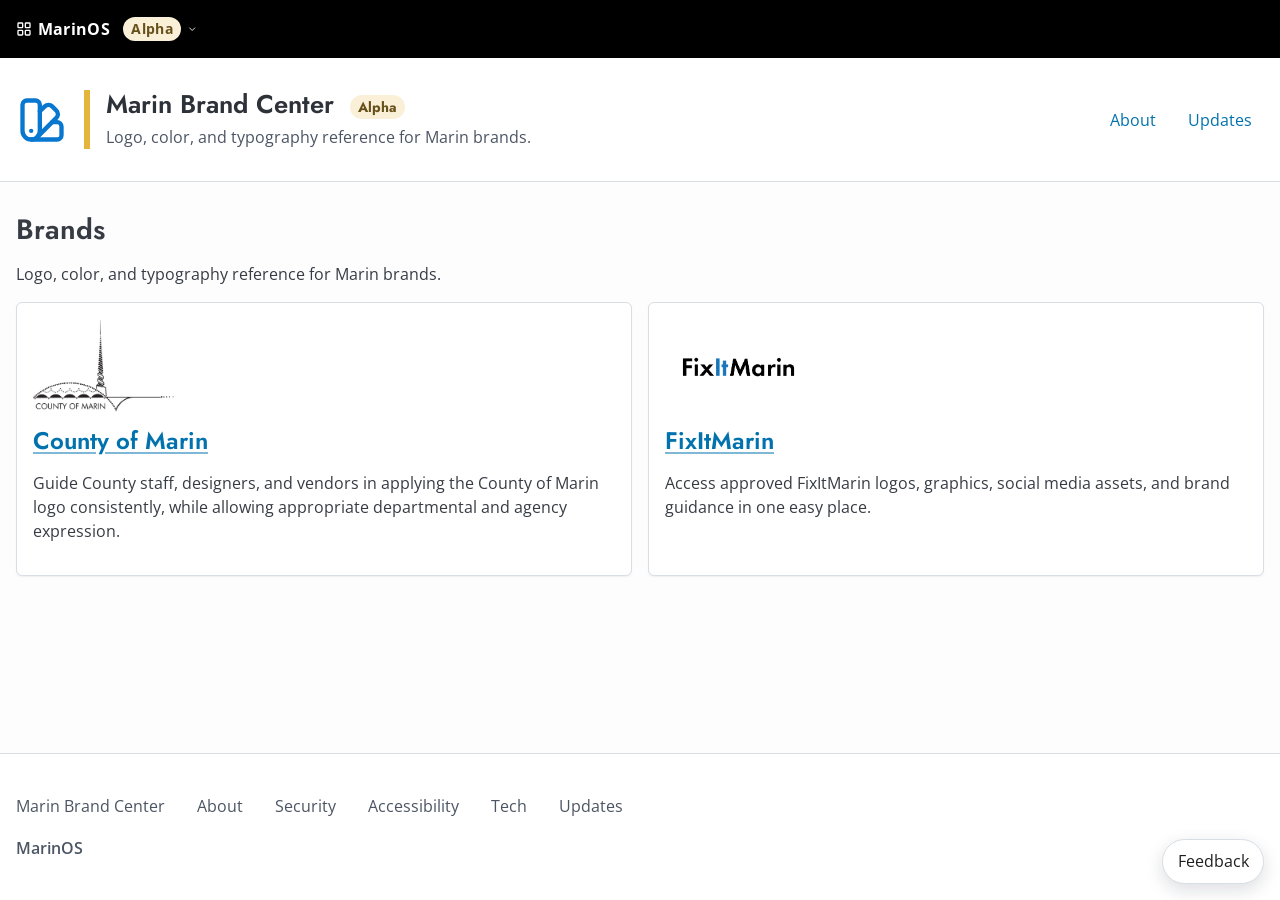
<file: index.html>
<!doctype html>
<html lang="en">
  <head>
    <meta charset="utf-8">
    <meta name="viewport" content="width=device-width, initial-scale=1">
    <title>Marin Brand Center | County of Marin</title><link rel="icon" type="image/svg+xml" href="data:image/svg+xml,%3Csvg xmlns='http://www.w3.org/2000/svg' viewBox='0 0 48 48'%3E%3Crect width='48' height='48' rx='10' fill='%23000'/%3E%3Cg fill='none' stroke='%23e5b53b' stroke-width='3.2' stroke-linecap='round' stroke-linejoin='round' transform='translate(9,9) scale(1.25)'%3E%3Cpath d='M11 17a4 4 0 0 1-8 0V5a2 2 0 0 1 2-2h4a2 2 0 0 1 2 2Z'/%3E%3Cpath d='M16.7 13H19a2 2 0 0 1 2 2v4a2 2 0 0 1-2 2H7'/%3E%3Cpath d='M 7 17h.01'/%3E%3Cpath d='m11 8 2.3-2.3a2.4 2.4 0 0 1 3.404.004L18.6 7.6a2.4 2.4 0 0 1 .026 3.434L9.9 19.8'/%3E%3C/g%3E%3C/svg%3E">
    <meta name="description" content="Logo, color, and typography reference for Marin brands.">
    <link rel="stylesheet" href="vendor/marinos/marinos.css">
    <script src="vendor/marinos/marinos.js" defer></script>
    <link rel="stylesheet" href="assets/app.css">
  </head>
  <body data-app-id="marin-brand">
    <a class="skip-link" href="#main">Skip to main content</a>
    <marin-os-banner></marin-os-banner>

    <marin-app-header
      app-name="Marin Brand Center"
      app-description="Logo, color, and typography reference for Marin brands."
    >
      <template data-icon>
        <svg viewBox="0 0 24 24"><path d="M11 17a4 4 0 0 1-8 0V5a2 2 0 0 1 2-2h4a2 2 0 0 1 2 2Z"/><path d="M16.7 13H19a2 2 0 0 1 2 2v4a2 2 0 0 1-2 2H7"/><path d="M 7 17h.01"/><path d="m11 8 2.3-2.3a2.4 2.4 0 0 1 3.404.004L18.6 7.6a2.4 2.4 0 0 1 .026 3.434L9.9 19.8"/></svg>
      </template>
    </marin-app-header>
    <main id="main" class="container app-main" tabindex="-1">
      <div id="app-status-message" role="status" aria-live="polite"></div>
      <section id="start" class="app-page-heading" data-tab-section="start">
        <h2>Brands</h2>
        <p>Logo, color, and typography reference for Marin brands.</p>
        <div class="directory-grid brand-directory">
          <!-- BRANDS:START — regenerated by scripts/build-all.js from brands/*/brand.json. Do not hand-edit between these markers; add a brand under brands/ instead. -->
          <article class="app-card directory-card"><img class="brand-card__preview" src="brands/county-of-marin/assets/reference-previews/primary-logo-reference.png" alt="" loading="lazy"><h3><a href="brands/county-of-marin/">County of Marin</a></h3><p>Guide County staff, designers, and vendors in applying the County of Marin logo consistently, while allowing appropriate departmental and agency expression.</p></article>
          <article class="app-card directory-card"><img class="brand-card__preview" src="brands/fixitmarin/assets/reference-previews/primary-logo-reference.jpg" alt="" loading="lazy"><h3><a href="brands/fixitmarin/">FixItMarin</a></h3><p>Access approved FixItMarin logos, graphics, social media assets, and brand guidance in one easy place.</p></article>
          <!-- BRANDS:END -->
        </div>
      </section>
      <marin-app-info
        app-name="Marin Brand Center"
        repo="marin-brand"
        security-src="security.json"
      >
        <template data-about>
          <p>Marin Brand Center is the reference library for Marin brands. Each brand has its own page with logos, colors, and typography for staff, designers, and vendors.</p>
        </template>
      </marin-app-info>
    </main>
    <marin-app-footer app-name="Marin Brand Center"></marin-app-footer>
    <marin-app-feedback></marin-app-feedback>
    <script src="assets/app.js"></script>
  </body>
</html>
</file>
<file: vendor/marinos/marinos.css>
/* Generated: Pico + pinned Marin UI + policy adapters + shell integration. */
@charset "UTF-8";/*!
 * Pico CSS ✨ v2.1.1 (https://picocss.com)
 * Copyright 2019-2025 - Licensed under MIT
 */:host,:root{--pico-font-family-emoji:"Apple Color Emoji","Segoe UI Emoji","Segoe UI Symbol","Noto Color Emoji";--pico-font-family-sans-serif:system-ui,"Segoe UI",Roboto,Oxygen,Ubuntu,Cantarell,Helvetica,Arial,"Helvetica Neue",sans-serif,var(--pico-font-family-emoji);--pico-font-family-monospace:ui-monospace,SFMono-Regular,"SF Mono",Menlo,Consolas,"Liberation Mono",monospace,var(--pico-font-family-emoji);--pico-font-family:var(--pico-font-family-sans-serif);--pico-line-height:1.5;--pico-font-weight:400;--pico-font-size:100%;--pico-text-underline-offset:0.1rem;--pico-border-radius:0.25rem;--pico-border-width:0.0625rem;--pico-outline-width:0.125rem;--pico-transition:0.2s ease-in-out;--pico-spacing:1rem;--pico-typography-spacing-vertical:1rem;--pico-block-spacing-vertical:var(--pico-spacing);--pico-block-spacing-horizontal:var(--pico-spacing);--pico-grid-column-gap:var(--pico-spacing);--pico-grid-row-gap:var(--pico-spacing);--pico-form-element-spacing-vertical:0.75rem;--pico-form-element-spacing-horizontal:1rem;--pico-group-box-shadow:0 0 0 rgba(0, 0, 0, 0);--pico-group-box-shadow-focus-with-button:0 0 0 var(--pico-outline-width) var(--pico-primary-focus);--pico-group-box-shadow-focus-with-input:0 0 0 0.0625rem var(--pico-form-element-border-color);--pico-modal-overlay-backdrop-filter:blur(0.375rem);--pico-nav-element-spacing-vertical:1rem;--pico-nav-element-spacing-horizontal:0.5rem;--pico-nav-link-spacing-vertical:0.5rem;--pico-nav-link-spacing-horizontal:0.5rem;--pico-nav-breadcrumb-divider:">";--pico-icon-checkbox:url("data:image/svg+xml,%3Csvg xmlns='http://www.w3.org/2000/svg' width='24' height='24' viewBox='0 0 24 24' fill='none' stroke='rgb(255, 255, 255)' stroke-width='4' stroke-linecap='round' stroke-linejoin='round'%3E%3Cpolyline points='20 6 9 17 4 12'%3E%3C/polyline%3E%3C/svg%3E");--pico-icon-minus:url("data:image/svg+xml,%3Csvg xmlns='http://www.w3.org/2000/svg' width='24' height='24' viewBox='0 0 24 24' fill='none' stroke='rgb(255, 255, 255)' stroke-width='4' stroke-linecap='round' stroke-linejoin='round'%3E%3Cline x1='5' y1='12' x2='19' y2='12'%3E%3C/line%3E%3C/svg%3E");--pico-icon-chevron:url("data:image/svg+xml,%3Csvg xmlns='http://www.w3.org/2000/svg' width='24' height='24' viewBox='0 0 24 24' fill='none' stroke='rgb(136, 145, 164)' stroke-width='2' stroke-linecap='round' stroke-linejoin='round'%3E%3Cpolyline points='6 9 12 15 18 9'%3E%3C/polyline%3E%3C/svg%3E");--pico-icon-date:url("data:image/svg+xml,%3Csvg xmlns='http://www.w3.org/2000/svg' width='24' height='24' viewBox='0 0 24 24' fill='none' stroke='rgb(136, 145, 164)' stroke-width='2' stroke-linecap='round' stroke-linejoin='round'%3E%3Crect x='3' y='4' width='18' height='18' rx='2' ry='2'%3E%3C/rect%3E%3Cline x1='16' y1='2' x2='16' y2='6'%3E%3C/line%3E%3Cline x1='8' y1='2' x2='8' y2='6'%3E%3C/line%3E%3Cline x1='3' y1='10' x2='21' y2='10'%3E%3C/line%3E%3C/svg%3E");--pico-icon-time:url("data:image/svg+xml,%3Csvg xmlns='http://www.w3.org/2000/svg' width='24' height='24' viewBox='0 0 24 24' fill='none' stroke='rgb(136, 145, 164)' stroke-width='2' stroke-linecap='round' stroke-linejoin='round'%3E%3Ccircle cx='12' cy='12' r='10'%3E%3C/circle%3E%3Cpolyline points='12 6 12 12 16 14'%3E%3C/polyline%3E%3C/svg%3E");--pico-icon-search:url("data:image/svg+xml,%3Csvg xmlns='http://www.w3.org/2000/svg' width='24' height='24' viewBox='0 0 24 24' fill='none' stroke='rgb(136, 145, 164)' stroke-width='1.5' stroke-linecap='round' stroke-linejoin='round'%3E%3Ccircle cx='11' cy='11' r='8'%3E%3C/circle%3E%3Cline x1='21' y1='21' x2='16.65' y2='16.65'%3E%3C/line%3E%3C/svg%3E");--pico-icon-close:url("data:image/svg+xml,%3Csvg xmlns='http://www.w3.org/2000/svg' width='24' height='24' viewBox='0 0 24 24' fill='none' stroke='rgb(136, 145, 164)' stroke-width='3' stroke-linecap='round' stroke-linejoin='round'%3E%3Cline x1='18' y1='6' x2='6' y2='18'%3E%3C/line%3E%3Cline x1='6' y1='6' x2='18' y2='18'%3E%3C/line%3E%3C/svg%3E");--pico-icon-loading:url("data:image/svg+xml,%3Csvg fill='none' height='24' width='24' viewBox='0 0 24 24' xmlns='http://www.w3.org/2000/svg' %3E%3Cstyle%3E g %7B animation: rotate 2s linear infinite; transform-origin: center center; %7D circle %7B stroke-dasharray: 75,100; stroke-dashoffset: -5; animation: dash 1.5s ease-in-out infinite; stroke-linecap: round; %7D @keyframes rotate %7B 0%25 %7B transform: rotate(0deg); %7D 100%25 %7B transform: rotate(360deg); %7D %7D @keyframes dash %7B 0%25 %7B stroke-dasharray: 1,100; stroke-dashoffset: 0; %7D 50%25 %7B stroke-dasharray: 44.5,100; stroke-dashoffset: -17.5; %7D 100%25 %7B stroke-dasharray: 44.5,100; stroke-dashoffset: -62; %7D %7D %3C/style%3E%3Cg%3E%3Ccircle cx='12' cy='12' r='10' fill='none' stroke='rgb(136, 145, 164)' stroke-width='4' /%3E%3C/g%3E%3C/svg%3E")}@media (min-width:576px){:host,:root{--pico-font-size:106.25%}}@media (min-width:768px){:host,:root{--pico-font-size:112.5%}}@media (min-width:1024px){:host,:root{--pico-font-size:118.75%}}@media (min-width:1280px){:host,:root{--pico-font-size:125%}}@media (min-width:1536px){:host,:root{--pico-font-size:131.25%}}a{--pico-text-decoration:underline}a.contrast,a.secondary{--pico-text-decoration:underline}small{--pico-font-size:0.875em}h1,h2,h3,h4,h5,h6{--pico-font-weight:700}h1{--pico-font-size:2rem;--pico-line-height:1.125;--pico-typography-spacing-top:3rem}h2{--pico-font-size:1.75rem;--pico-line-height:1.15;--pico-typography-spacing-top:2.625rem}h3{--pico-font-size:1.5rem;--pico-line-height:1.175;--pico-typography-spacing-top:2.25rem}h4{--pico-font-size:1.25rem;--pico-line-height:1.2;--pico-typography-spacing-top:1.874rem}h5{--pico-font-size:1.125rem;--pico-line-height:1.225;--pico-typography-spacing-top:1.6875rem}h6{--pico-font-size:1rem;--pico-line-height:1.25;--pico-typography-spacing-top:1.5rem}tfoot td,tfoot th,thead td,thead th{--pico-font-weight:600;--pico-border-width:0.1875rem}code,kbd,pre,samp{--pico-font-family:var(--pico-font-family-monospace)}kbd{--pico-font-weight:bolder}:where(select,textarea),input:not([type=submit],[type=button],[type=reset],[type=checkbox],[type=radio],[type=file]){--pico-outline-width:0.0625rem}[type=search]{--pico-border-radius:5rem}[type=checkbox],[type=radio]{--pico-border-width:0.125rem}[type=checkbox][role=switch]{--pico-border-width:0.1875rem}details.dropdown summary:not([role=button]){--pico-outline-width:0.0625rem}nav details.dropdown summary:focus-visible{--pico-outline-width:0.125rem}[role=search]{--pico-border-radius:5rem}[role=group]:has(button.secondary:focus,[type=submit].secondary:focus,[type=button].secondary:focus,[role=button].secondary:focus),[role=search]:has(button.secondary:focus,[type=submit].secondary:focus,[type=button].secondary:focus,[role=button].secondary:focus){--pico-group-box-shadow-focus-with-button:0 0 0 var(--pico-outline-width) var(--pico-secondary-focus)}[role=group]:has(button.contrast:focus,[type=submit].contrast:focus,[type=button].contrast:focus,[role=button].contrast:focus),[role=search]:has(button.contrast:focus,[type=submit].contrast:focus,[type=button].contrast:focus,[role=button].contrast:focus){--pico-group-box-shadow-focus-with-button:0 0 0 var(--pico-outline-width) var(--pico-contrast-focus)}[role=group] [role=button],[role=group] [type=button],[role=group] [type=submit],[role=group] button,[role=search] [role=button],[role=search] [type=button],[role=search] [type=submit],[role=search] button{--pico-form-element-spacing-horizontal:2rem}details summary[role=button]:not(.outline)::after{filter:brightness(0) invert(1)}[aria-busy=true]:not(input,select,textarea):is(button,[type=submit],[type=button],[type=reset],[role=button]):not(.outline)::before{filter:brightness(0) invert(1)}:host(:not([data-theme=dark])),:root:not([data-theme=dark]),[data-theme=light]{color-scheme:light;--pico-background-color:#fff;--pico-color:#373c44;--pico-text-selection-color:rgba(2, 154, 232, 0.25);--pico-muted-color:#646b79;--pico-muted-border-color:rgb(231, 234, 239.5);--pico-primary:#0172ad;--pico-primary-background:#0172ad;--pico-primary-border:var(--pico-primary-background);--pico-primary-underline:rgba(1, 114, 173, 0.5);--pico-primary-hover:#015887;--pico-primary-hover-background:#02659a;--pico-primary-hover-border:var(--pico-primary-hover-background);--pico-primary-hover-underline:var(--pico-primary-hover);--pico-primary-focus:rgba(2, 154, 232, 0.5);--pico-primary-inverse:#fff;--pico-secondary:#5d6b89;--pico-secondary-background:#525f7a;--pico-secondary-border:var(--pico-secondary-background);--pico-secondary-underline:rgba(93, 107, 137, 0.5);--pico-secondary-hover:#48536b;--pico-secondary-hover-background:#48536b;--pico-secondary-hover-border:var(--pico-secondary-hover-background);--pico-secondary-hover-underline:var(--pico-secondary-hover);--pico-secondary-focus:rgba(93, 107, 137, 0.25);--pico-secondary-inverse:#fff;--pico-contrast:#181c25;--pico-contrast-background:#181c25;--pico-contrast-border:var(--pico-contrast-background);--pico-contrast-underline:rgba(24, 28, 37, 0.5);--pico-contrast-hover:#000;--pico-contrast-hover-background:#000;--pico-contrast-hover-border:var(--pico-contrast-hover-background);--pico-contrast-hover-underline:var(--pico-secondary-hover);--pico-contrast-focus:rgba(93, 107, 137, 0.25);--pico-contrast-inverse:#fff;--pico-box-shadow:0.0145rem 0.029rem 0.174rem rgba(129, 145, 181, 0.01698),0.0335rem 0.067rem 0.402rem rgba(129, 145, 181, 0.024),0.0625rem 0.125rem 0.75rem rgba(129, 145, 181, 0.03),0.1125rem 0.225rem 1.35rem rgba(129, 145, 181, 0.036),0.2085rem 0.417rem 2.502rem rgba(129, 145, 181, 0.04302),0.5rem 1rem 6rem rgba(129, 145, 181, 0.06),0 0 0 0.0625rem rgba(129, 145, 181, 0.015);--pico-h1-color:#2d3138;--pico-h2-color:#373c44;--pico-h3-color:#424751;--pico-h4-color:#4d535e;--pico-h5-color:#5c6370;--pico-h6-color:#646b79;--pico-mark-background-color:rgb(252.5, 230.5, 191.5);--pico-mark-color:#0f1114;--pico-ins-color:rgb(28.5, 105.5, 84);--pico-del-color:rgb(136, 56.5, 53);--pico-blockquote-border-color:var(--pico-muted-border-color);--pico-blockquote-footer-color:var(--pico-muted-color);--pico-button-box-shadow:0 0 0 rgba(0, 0, 0, 0);--pico-button-hover-box-shadow:0 0 0 rgba(0, 0, 0, 0);--pico-table-border-color:var(--pico-muted-border-color);--pico-table-row-stripped-background-color:rgba(111, 120, 135, 0.0375);--pico-code-background-color:rgb(243, 244.5, 246.75);--pico-code-color:#646b79;--pico-code-kbd-background-color:var(--pico-color);--pico-code-kbd-color:var(--pico-background-color);--pico-form-element-background-color:rgb(251, 251.5, 252.25);--pico-form-element-selected-background-color:#dfe3eb;--pico-form-element-border-color:#cfd5e2;--pico-form-element-color:#23262c;--pico-form-element-placeholder-color:var(--pico-muted-color);--pico-form-element-active-background-color:#fff;--pico-form-element-active-border-color:var(--pico-primary-border);--pico-form-element-focus-color:var(--pico-primary-border);--pico-form-element-disabled-opacity:0.5;--pico-form-element-invalid-border-color:rgb(183.5, 105.5, 106.5);--pico-form-element-invalid-active-border-color:rgb(200.25, 79.25, 72.25);--pico-form-element-invalid-focus-color:var(--pico-form-element-invalid-active-border-color);--pico-form-element-valid-border-color:rgb(76, 154.5, 137.5);--pico-form-element-valid-active-border-color:rgb(39, 152.75, 118.75);--pico-form-element-valid-focus-color:var(--pico-form-element-valid-active-border-color);--pico-switch-background-color:#bfc7d9;--pico-switch-checked-background-color:var(--pico-primary-background);--pico-switch-color:#fff;--pico-switch-thumb-box-shadow:0 0 0 rgba(0, 0, 0, 0);--pico-range-border-color:#dfe3eb;--pico-range-active-border-color:#bfc7d9;--pico-range-thumb-border-color:var(--pico-background-color);--pico-range-thumb-color:var(--pico-secondary-background);--pico-range-thumb-active-color:var(--pico-primary-background);--pico-accordion-border-color:var(--pico-muted-border-color);--pico-accordion-active-summary-color:var(--pico-primary-hover);--pico-accordion-close-summary-color:var(--pico-color);--pico-accordion-open-summary-color:var(--pico-muted-color);--pico-card-background-color:var(--pico-background-color);--pico-card-border-color:var(--pico-muted-border-color);--pico-card-box-shadow:var(--pico-box-shadow);--pico-card-sectioning-background-color:rgb(251, 251.5, 252.25);--pico-dropdown-background-color:#fff;--pico-dropdown-border-color:#eff1f4;--pico-dropdown-box-shadow:var(--pico-box-shadow);--pico-dropdown-color:var(--pico-color);--pico-dropdown-hover-background-color:#eff1f4;--pico-loading-spinner-opacity:0.5;--pico-modal-overlay-background-color:rgba(232, 234, 237, 0.75);--pico-progress-background-color:#dfe3eb;--pico-progress-color:var(--pico-primary-background);--pico-tooltip-background-color:var(--pico-contrast-background);--pico-tooltip-color:var(--pico-contrast-inverse);--pico-icon-valid:url("data:image/svg+xml,%3Csvg xmlns='http://www.w3.org/2000/svg' width='24' height='24' viewBox='0 0 24 24' fill='none' stroke='rgb(76, 154.5, 137.5)' stroke-width='2' stroke-linecap='round' stroke-linejoin='round'%3E%3Cpolyline points='20 6 9 17 4 12'%3E%3C/polyline%3E%3C/svg%3E");--pico-icon-invalid:url("data:image/svg+xml,%3Csvg xmlns='http://www.w3.org/2000/svg' width='24' height='24' viewBox='0 0 24 24' fill='none' stroke='rgb(200.25, 79.25, 72.25)' stroke-width='2' stroke-linecap='round' stroke-linejoin='round'%3E%3Ccircle cx='12' cy='12' r='10'%3E%3C/circle%3E%3Cline x1='12' y1='8' x2='12' y2='12'%3E%3C/line%3E%3Cline x1='12' y1='16' x2='12.01' y2='16'%3E%3C/line%3E%3C/svg%3E")}:host(:not([data-theme=dark])) input:is([type=submit],[type=button],[type=reset],[type=checkbox],[type=radio],[type=file]),:root:not([data-theme=dark]) input:is([type=submit],[type=button],[type=reset],[type=checkbox],[type=radio],[type=file]),[data-theme=light] input:is([type=submit],[type=button],[type=reset],[type=checkbox],[type=radio],[type=file]){--pico-form-element-focus-color:var(--pico-primary-focus)}@media only screen and (prefers-color-scheme:dark){:host(:not([data-theme])),:root:not([data-theme]){color-scheme:dark;--pico-background-color:rgb(19, 22.5, 30.5);--pico-color:#c2c7d0;--pico-text-selection-color:rgba(1, 170, 255, 0.1875);--pico-muted-color:#7b8495;--pico-muted-border-color:#202632;--pico-primary:#01aaff;--pico-primary-background:#0172ad;--pico-primary-border:var(--pico-primary-background);--pico-primary-underline:rgba(1, 170, 255, 0.5);--pico-primary-hover:#79c0ff;--pico-primary-hover-background:#017fc0;--pico-primary-hover-border:var(--pico-primary-hover-background);--pico-primary-hover-underline:var(--pico-primary-hover);--pico-primary-focus:rgba(1, 170, 255, 0.375);--pico-primary-inverse:#fff;--pico-secondary:#969eaf;--pico-secondary-background:#525f7a;--pico-secondary-border:var(--pico-secondary-background);--pico-secondary-underline:rgba(150, 158, 175, 0.5);--pico-secondary-hover:#b3b9c5;--pico-secondary-hover-background:#5d6b89;--pico-secondary-hover-border:var(--pico-secondary-hover-background);--pico-secondary-hover-underline:var(--pico-secondary-hover);--pico-secondary-focus:rgba(144, 158, 190, 0.25);--pico-secondary-inverse:#fff;--pico-contrast:#dfe3eb;--pico-contrast-background:#eff1f4;--pico-contrast-border:var(--pico-contrast-background);--pico-contrast-underline:rgba(223, 227, 235, 0.5);--pico-contrast-hover:#fff;--pico-contrast-hover-background:#fff;--pico-contrast-hover-border:var(--pico-contrast-hover-background);--pico-contrast-hover-underline:var(--pico-contrast-hover);--pico-contrast-focus:rgba(207, 213, 226, 0.25);--pico-contrast-inverse:#000;--pico-box-shadow:0.0145rem 0.029rem 0.174rem rgba(7, 8.5, 12, 0.01698),0.0335rem 0.067rem 0.402rem rgba(7, 8.5, 12, 0.024),0.0625rem 0.125rem 0.75rem rgba(7, 8.5, 12, 0.03),0.1125rem 0.225rem 1.35rem rgba(7, 8.5, 12, 0.036),0.2085rem 0.417rem 2.502rem rgba(7, 8.5, 12, 0.04302),0.5rem 1rem 6rem rgba(7, 8.5, 12, 0.06),0 0 0 0.0625rem rgba(7, 8.5, 12, 0.015);--pico-h1-color:#f0f1f3;--pico-h2-color:#e0e3e7;--pico-h3-color:#c2c7d0;--pico-h4-color:#b3b9c5;--pico-h5-color:#a4acba;--pico-h6-color:#8891a4;--pico-mark-background-color:#014063;--pico-mark-color:#fff;--pico-ins-color:#62af9a;--pico-del-color:rgb(205.5, 126, 123);--pico-blockquote-border-color:var(--pico-muted-border-color);--pico-blockquote-footer-color:var(--pico-muted-color);--pico-button-box-shadow:0 0 0 rgba(0, 0, 0, 0);--pico-button-hover-box-shadow:0 0 0 rgba(0, 0, 0, 0);--pico-table-border-color:var(--pico-muted-border-color);--pico-table-row-stripped-background-color:rgba(111, 120, 135, 0.0375);--pico-code-background-color:rgb(26, 30.5, 40.25);--pico-code-color:#8891a4;--pico-code-kbd-background-color:var(--pico-color);--pico-code-kbd-color:var(--pico-background-color);--pico-form-element-background-color:rgb(28, 33, 43.5);--pico-form-element-selected-background-color:#2a3140;--pico-form-element-border-color:#2a3140;--pico-form-element-color:#e0e3e7;--pico-form-element-placeholder-color:#8891a4;--pico-form-element-active-background-color:rgb(26, 30.5, 40.25);--pico-form-element-active-border-color:var(--pico-primary-border);--pico-form-element-focus-color:var(--pico-primary-border);--pico-form-element-disabled-opacity:0.5;--pico-form-element-invalid-border-color:rgb(149.5, 74, 80);--pico-form-element-invalid-active-border-color:rgb(183.25, 63.5, 59);--pico-form-element-invalid-focus-color:var(--pico-form-element-invalid-active-border-color);--pico-form-element-valid-border-color:#2a7b6f;--pico-form-element-valid-active-border-color:rgb(22, 137, 105.5);--pico-form-element-valid-focus-color:var(--pico-form-element-valid-active-border-color);--pico-switch-background-color:#333c4e;--pico-switch-checked-background-color:var(--pico-primary-background);--pico-switch-color:#fff;--pico-switch-thumb-box-shadow:0 0 0 rgba(0, 0, 0, 0);--pico-range-border-color:#202632;--pico-range-active-border-color:#2a3140;--pico-range-thumb-border-color:var(--pico-background-color);--pico-range-thumb-color:var(--pico-secondary-background);--pico-range-thumb-active-color:var(--pico-primary-background);--pico-accordion-border-color:var(--pico-muted-border-color);--pico-accordion-active-summary-color:var(--pico-primary-hover);--pico-accordion-close-summary-color:var(--pico-color);--pico-accordion-open-summary-color:var(--pico-muted-color);--pico-card-background-color:#181c25;--pico-card-border-color:var(--pico-card-background-color);--pico-card-box-shadow:var(--pico-box-shadow);--pico-card-sectioning-background-color:rgb(26, 30.5, 40.25);--pico-dropdown-background-color:#181c25;--pico-dropdown-border-color:#202632;--pico-dropdown-box-shadow:var(--pico-box-shadow);--pico-dropdown-color:var(--pico-color);--pico-dropdown-hover-background-color:#202632;--pico-loading-spinner-opacity:0.5;--pico-modal-overlay-background-color:rgba(7.5, 8.5, 10, 0.75);--pico-progress-background-color:#202632;--pico-progress-color:var(--pico-primary-background);--pico-tooltip-background-color:var(--pico-contrast-background);--pico-tooltip-color:var(--pico-contrast-inverse);--pico-icon-valid:url("data:image/svg+xml,%3Csvg xmlns='http://www.w3.org/2000/svg' width='24' height='24' viewBox='0 0 24 24' fill='none' stroke='rgb(42, 123, 111)' stroke-width='2' stroke-linecap='round' stroke-linejoin='round'%3E%3Cpolyline points='20 6 9 17 4 12'%3E%3C/polyline%3E%3C/svg%3E");--pico-icon-invalid:url("data:image/svg+xml,%3Csvg xmlns='http://www.w3.org/2000/svg' width='24' height='24' viewBox='0 0 24 24' fill='none' stroke='rgb(149.5, 74, 80)' stroke-width='2' stroke-linecap='round' stroke-linejoin='round'%3E%3Ccircle cx='12' cy='12' r='10'%3E%3C/circle%3E%3Cline x1='12' y1='8' x2='12' y2='12'%3E%3C/line%3E%3Cline x1='12' y1='16' x2='12.01' y2='16'%3E%3C/line%3E%3C/svg%3E")}:host(:not([data-theme])) input:is([type=submit],[type=button],[type=reset],[type=checkbox],[type=radio],[type=file]),:root:not([data-theme]) input:is([type=submit],[type=button],[type=reset],[type=checkbox],[type=radio],[type=file]){--pico-form-element-focus-color:var(--pico-primary-focus)}:host(:not([data-theme])) details summary[role=button].contrast:not(.outline)::after,:root:not([data-theme]) details summary[role=button].contrast:not(.outline)::after{filter:brightness(0)}:host(:not([data-theme])) [aria-busy=true]:not(input,select,textarea).contrast:is(button,[type=submit],[type=button],[type=reset],[role=button]):not(.outline)::before,:root:not([data-theme]) [aria-busy=true]:not(input,select,textarea).contrast:is(button,[type=submit],[type=button],[type=reset],[role=button]):not(.outline)::before{filter:brightness(0)}}[data-theme=dark]{color-scheme:dark;--pico-background-color:rgb(19, 22.5, 30.5);--pico-color:#c2c7d0;--pico-text-selection-color:rgba(1, 170, 255, 0.1875);--pico-muted-color:#7b8495;--pico-muted-border-color:#202632;--pico-primary:#01aaff;--pico-primary-background:#0172ad;--pico-primary-border:var(--pico-primary-background);--pico-primary-underline:rgba(1, 170, 255, 0.5);--pico-primary-hover:#79c0ff;--pico-primary-hover-background:#017fc0;--pico-primary-hover-border:var(--pico-primary-hover-background);--pico-primary-hover-underline:var(--pico-primary-hover);--pico-primary-focus:rgba(1, 170, 255, 0.375);--pico-primary-inverse:#fff;--pico-secondary:#969eaf;--pico-secondary-background:#525f7a;--pico-secondary-border:var(--pico-secondary-background);--pico-secondary-underline:rgba(150, 158, 175, 0.5);--pico-secondary-hover:#b3b9c5;--pico-secondary-hover-background:#5d6b89;--pico-secondary-hover-border:var(--pico-secondary-hover-background);--pico-secondary-hover-underline:var(--pico-secondary-hover);--pico-secondary-focus:rgba(144, 158, 190, 0.25);--pico-secondary-inverse:#fff;--pico-contrast:#dfe3eb;--pico-contrast-background:#eff1f4;--pico-contrast-border:var(--pico-contrast-background);--pico-contrast-underline:rgba(223, 227, 235, 0.5);--pico-contrast-hover:#fff;--pico-contrast-hover-background:#fff;--pico-contrast-hover-border:var(--pico-contrast-hover-background);--pico-contrast-hover-underline:var(--pico-contrast-hover);--pico-contrast-focus:rgba(207, 213, 226, 0.25);--pico-contrast-inverse:#000;--pico-box-shadow:0.0145rem 0.029rem 0.174rem rgba(7, 8.5, 12, 0.01698),0.0335rem 0.067rem 0.402rem rgba(7, 8.5, 12, 0.024),0.0625rem 0.125rem 0.75rem rgba(7, 8.5, 12, 0.03),0.1125rem 0.225rem 1.35rem rgba(7, 8.5, 12, 0.036),0.2085rem 0.417rem 2.502rem rgba(7, 8.5, 12, 0.04302),0.5rem 1rem 6rem rgba(7, 8.5, 12, 0.06),0 0 0 0.0625rem rgba(7, 8.5, 12, 0.015);--pico-h1-color:#f0f1f3;--pico-h2-color:#e0e3e7;--pico-h3-color:#c2c7d0;--pico-h4-color:#b3b9c5;--pico-h5-color:#a4acba;--pico-h6-color:#8891a4;--pico-mark-background-color:#014063;--pico-mark-color:#fff;--pico-ins-color:#62af9a;--pico-del-color:rgb(205.5, 126, 123);--pico-blockquote-border-color:var(--pico-muted-border-color);--pico-blockquote-footer-color:var(--pico-muted-color);--pico-button-box-shadow:0 0 0 rgba(0, 0, 0, 0);--pico-button-hover-box-shadow:0 0 0 rgba(0, 0, 0, 0);--pico-table-border-color:var(--pico-muted-border-color);--pico-table-row-stripped-background-color:rgba(111, 120, 135, 0.0375);--pico-code-background-color:rgb(26, 30.5, 40.25);--pico-code-color:#8891a4;--pico-code-kbd-background-color:var(--pico-color);--pico-code-kbd-color:var(--pico-background-color);--pico-form-element-background-color:rgb(28, 33, 43.5);--pico-form-element-selected-background-color:#2a3140;--pico-form-element-border-color:#2a3140;--pico-form-element-color:#e0e3e7;--pico-form-element-placeholder-color:#8891a4;--pico-form-element-active-background-color:rgb(26, 30.5, 40.25);--pico-form-element-active-border-color:var(--pico-primary-border);--pico-form-element-focus-color:var(--pico-primary-border);--pico-form-element-disabled-opacity:0.5;--pico-form-element-invalid-border-color:rgb(149.5, 74, 80);--pico-form-element-invalid-active-border-color:rgb(183.25, 63.5, 59);--pico-form-element-invalid-focus-color:var(--pico-form-element-invalid-active-border-color);--pico-form-element-valid-border-color:#2a7b6f;--pico-form-element-valid-active-border-color:rgb(22, 137, 105.5);--pico-form-element-valid-focus-color:var(--pico-form-element-valid-active-border-color);--pico-switch-background-color:#333c4e;--pico-switch-checked-background-color:var(--pico-primary-background);--pico-switch-color:#fff;--pico-switch-thumb-box-shadow:0 0 0 rgba(0, 0, 0, 0);--pico-range-border-color:#202632;--pico-range-active-border-color:#2a3140;--pico-range-thumb-border-color:var(--pico-background-color);--pico-range-thumb-color:var(--pico-secondary-background);--pico-range-thumb-active-color:var(--pico-primary-background);--pico-accordion-border-color:var(--pico-muted-border-color);--pico-accordion-active-summary-color:var(--pico-primary-hover);--pico-accordion-close-summary-color:var(--pico-color);--pico-accordion-open-summary-color:var(--pico-muted-color);--pico-card-background-color:#181c25;--pico-card-border-color:var(--pico-card-background-color);--pico-card-box-shadow:var(--pico-box-shadow);--pico-card-sectioning-background-color:rgb(26, 30.5, 40.25);--pico-dropdown-background-color:#181c25;--pico-dropdown-border-color:#202632;--pico-dropdown-box-shadow:var(--pico-box-shadow);--pico-dropdown-color:var(--pico-color);--pico-dropdown-hover-background-color:#202632;--pico-loading-spinner-opacity:0.5;--pico-modal-overlay-background-color:rgba(7.5, 8.5, 10, 0.75);--pico-progress-background-color:#202632;--pico-progress-color:var(--pico-primary-background);--pico-tooltip-background-color:var(--pico-contrast-background);--pico-tooltip-color:var(--pico-contrast-inverse);--pico-icon-valid:url("data:image/svg+xml,%3Csvg xmlns='http://www.w3.org/2000/svg' width='24' height='24' viewBox='0 0 24 24' fill='none' stroke='rgb(42, 123, 111)' stroke-width='2' stroke-linecap='round' stroke-linejoin='round'%3E%3Cpolyline points='20 6 9 17 4 12'%3E%3C/polyline%3E%3C/svg%3E");--pico-icon-invalid:url("data:image/svg+xml,%3Csvg xmlns='http://www.w3.org/2000/svg' width='24' height='24' viewBox='0 0 24 24' fill='none' stroke='rgb(149.5, 74, 80)' stroke-width='2' stroke-linecap='round' stroke-linejoin='round'%3E%3Ccircle cx='12' cy='12' r='10'%3E%3C/circle%3E%3Cline x1='12' y1='8' x2='12' y2='12'%3E%3C/line%3E%3Cline x1='12' y1='16' x2='12.01' y2='16'%3E%3C/line%3E%3C/svg%3E")}[data-theme=dark] input:is([type=submit],[type=button],[type=reset],[type=checkbox],[type=radio],[type=file]){--pico-form-element-focus-color:var(--pico-primary-focus)}[data-theme=dark] details summary[role=button].contrast:not(.outline)::after{filter:brightness(0)}[data-theme=dark] [aria-busy=true]:not(input,select,textarea).contrast:is(button,[type=submit],[type=button],[type=reset],[role=button]):not(.outline)::before{filter:brightness(0)}[type=checkbox],[type=radio],[type=range],progress{accent-color:var(--pico-primary)}*,::after,::before{box-sizing:border-box;background-repeat:no-repeat}::after,::before{text-decoration:inherit;vertical-align:inherit}:where(:host),:where(:root){-webkit-tap-highlight-color:transparent;-webkit-text-size-adjust:100%;-moz-text-size-adjust:100%;text-size-adjust:100%;background-color:var(--pico-background-color);color:var(--pico-color);font-weight:var(--pico-font-weight);font-size:var(--pico-font-size);line-height:var(--pico-line-height);font-family:var(--pico-font-family);text-underline-offset:var(--pico-text-underline-offset);text-rendering:optimizeLegibility;overflow-wrap:break-word;-moz-tab-size:4;-o-tab-size:4;tab-size:4}body{width:100%;margin:0}main{display:block}body>footer,body>header,body>main{padding-block:var(--pico-block-spacing-vertical)}section{margin-bottom:var(--pico-block-spacing-vertical)}.container,.container-fluid{width:100%;margin-right:auto;margin-left:auto;padding-right:var(--pico-spacing);padding-left:var(--pico-spacing)}@media (min-width:576px){.container{max-width:510px;padding-right:0;padding-left:0}}@media (min-width:768px){.container{max-width:700px}}@media (min-width:1024px){.container{max-width:950px}}@media (min-width:1280px){.container{max-width:1200px}}@media (min-width:1536px){.container{max-width:1450px}}.grid{grid-column-gap:var(--pico-grid-column-gap);grid-row-gap:var(--pico-grid-row-gap);display:grid;grid-template-columns:1fr}@media (min-width:768px){.grid{grid-template-columns:repeat(auto-fit,minmax(0%,1fr))}}.grid>*{min-width:0}.overflow-auto{overflow:auto}b,strong{font-weight:bolder}sub,sup{position:relative;font-size:.75em;line-height:0;vertical-align:baseline}sub{bottom:-.25em}sup{top:-.5em}address,blockquote,dl,ol,p,pre,table,ul{margin-top:0;margin-bottom:var(--pico-typography-spacing-vertical);color:var(--pico-color);font-style:normal;font-weight:var(--pico-font-weight)}h1,h2,h3,h4,h5,h6{margin-top:0;margin-bottom:var(--pico-typography-spacing-vertical);color:var(--pico-color);font-weight:var(--pico-font-weight);font-size:var(--pico-font-size);line-height:var(--pico-line-height);font-family:var(--pico-font-family)}h1{--pico-color:var(--pico-h1-color)}h2{--pico-color:var(--pico-h2-color)}h3{--pico-color:var(--pico-h3-color)}h4{--pico-color:var(--pico-h4-color)}h5{--pico-color:var(--pico-h5-color)}h6{--pico-color:var(--pico-h6-color)}:where(article,address,blockquote,dl,figure,form,ol,p,pre,table,ul)~:is(h1,h2,h3,h4,h5,h6){margin-top:var(--pico-typography-spacing-top)}p{margin-bottom:var(--pico-typography-spacing-vertical)}hgroup{margin-bottom:var(--pico-typography-spacing-vertical)}hgroup>*{margin-top:0;margin-bottom:0}hgroup>:not(:first-child):last-child{--pico-color:var(--pico-muted-color);--pico-font-weight:unset;font-size:1rem}:where(ol,ul) li{margin-bottom:calc(var(--pico-typography-spacing-vertical) * .25)}:where(dl,ol,ul) :where(dl,ol,ul){margin:0;margin-top:calc(var(--pico-typography-spacing-vertical) * .25)}ul li{list-style:square}mark{padding:.125rem .25rem;background-color:var(--pico-mark-background-color);color:var(--pico-mark-color);vertical-align:baseline}blockquote{display:block;margin:var(--pico-typography-spacing-vertical) 0;padding:var(--pico-spacing);border-right:none;border-left:.25rem solid var(--pico-blockquote-border-color);border-inline-start:0.25rem solid var(--pico-blockquote-border-color);border-inline-end:none}blockquote footer{margin-top:calc(var(--pico-typography-spacing-vertical) * .5);color:var(--pico-blockquote-footer-color)}abbr[title]{border-bottom:1px dotted;text-decoration:none;cursor:help}ins{color:var(--pico-ins-color);text-decoration:none}del{color:var(--pico-del-color)}::-moz-selection{background-color:var(--pico-text-selection-color)}::selection{background-color:var(--pico-text-selection-color)}:where(a:not([role=button])),[role=link]{--pico-color:var(--pico-primary);--pico-background-color:transparent;--pico-underline:var(--pico-primary-underline);outline:0;background-color:var(--pico-background-color);color:var(--pico-color);-webkit-text-decoration:var(--pico-text-decoration);text-decoration:var(--pico-text-decoration);text-decoration-color:var(--pico-underline);text-underline-offset:0.125em;transition:background-color var(--pico-transition),color var(--pico-transition),box-shadow var(--pico-transition),-webkit-text-decoration var(--pico-transition);transition:background-color var(--pico-transition),color var(--pico-transition),text-decoration var(--pico-transition),box-shadow var(--pico-transition);transition:background-color var(--pico-transition),color var(--pico-transition),text-decoration var(--pico-transition),box-shadow var(--pico-transition),-webkit-text-decoration var(--pico-transition)}:where(a:not([role=button])):is([aria-current]:not([aria-current=false]),:hover,:active,:focus),[role=link]:is([aria-current]:not([aria-current=false]),:hover,:active,:focus){--pico-color:var(--pico-primary-hover);--pico-underline:var(--pico-primary-hover-underline);--pico-text-decoration:underline}:where(a:not([role=button])):focus-visible,[role=link]:focus-visible{box-shadow:0 0 0 var(--pico-outline-width) var(--pico-primary-focus)}:where(a:not([role=button])).secondary,[role=link].secondary{--pico-color:var(--pico-secondary);--pico-underline:var(--pico-secondary-underline)}:where(a:not([role=button])).secondary:is([aria-current]:not([aria-current=false]),:hover,:active,:focus),[role=link].secondary:is([aria-current]:not([aria-current=false]),:hover,:active,:focus){--pico-color:var(--pico-secondary-hover);--pico-underline:var(--pico-secondary-hover-underline)}:where(a:not([role=button])).contrast,[role=link].contrast{--pico-color:var(--pico-contrast);--pico-underline:var(--pico-contrast-underline)}:where(a:not([role=button])).contrast:is([aria-current]:not([aria-current=false]),:hover,:active,:focus),[role=link].contrast:is([aria-current]:not([aria-current=false]),:hover,:active,:focus){--pico-color:var(--pico-contrast-hover);--pico-underline:var(--pico-contrast-hover-underline)}a[role=button]{display:inline-block}button{margin:0;overflow:visible;font-family:inherit;text-transform:none}[type=button],[type=reset],[type=submit],button{-webkit-appearance:button}[role=button],[type=button],[type=file]::file-selector-button,[type=reset],[type=submit],button{--pico-background-color:var(--pico-primary-background);--pico-border-color:var(--pico-primary-border);--pico-color:var(--pico-primary-inverse);--pico-box-shadow:var(--pico-button-box-shadow, 0 0 0 rgba(0, 0, 0, 0));padding:var(--pico-form-element-spacing-vertical) var(--pico-form-element-spacing-horizontal);border:var(--pico-border-width) solid var(--pico-border-color);border-radius:var(--pico-border-radius);outline:0;background-color:var(--pico-background-color);box-shadow:var(--pico-box-shadow);color:var(--pico-color);font-weight:var(--pico-font-weight);font-size:1rem;line-height:var(--pico-line-height);text-align:center;text-decoration:none;cursor:pointer;-webkit-user-select:none;-moz-user-select:none;user-select:none;transition:background-color var(--pico-transition),border-color var(--pico-transition),color var(--pico-transition),box-shadow var(--pico-transition)}[role=button]:is(:hover,:active,:focus),[role=button]:is([aria-current]:not([aria-current=false])),[type=button]:is(:hover,:active,:focus),[type=button]:is([aria-current]:not([aria-current=false])),[type=file]::file-selector-button:is(:hover,:active,:focus),[type=file]::file-selector-button:is([aria-current]:not([aria-current=false])),[type=reset]:is(:hover,:active,:focus),[type=reset]:is([aria-current]:not([aria-current=false])),[type=submit]:is(:hover,:active,:focus),[type=submit]:is([aria-current]:not([aria-current=false])),button:is(:hover,:active,:focus),button:is([aria-current]:not([aria-current=false])){--pico-background-color:var(--pico-primary-hover-background);--pico-border-color:var(--pico-primary-hover-border);--pico-box-shadow:var(--pico-button-hover-box-shadow, 0 0 0 rgba(0, 0, 0, 0));--pico-color:var(--pico-primary-inverse)}[role=button]:focus,[role=button]:is([aria-current]:not([aria-current=false])):focus,[type=button]:focus,[type=button]:is([aria-current]:not([aria-current=false])):focus,[type=file]::file-selector-button:focus,[type=file]::file-selector-button:is([aria-current]:not([aria-current=false])):focus,[type=reset]:focus,[type=reset]:is([aria-current]:not([aria-current=false])):focus,[type=submit]:focus,[type=submit]:is([aria-current]:not([aria-current=false])):focus,button:focus,button:is([aria-current]:not([aria-current=false])):focus{--pico-box-shadow:var(--pico-button-hover-box-shadow, 0 0 0 rgba(0, 0, 0, 0)),0 0 0 var(--pico-outline-width) var(--pico-primary-focus)}[type=button],[type=reset],[type=submit]{margin-bottom:var(--pico-spacing)}:is(button,[type=submit],[type=button],[role=button]).secondary,[type=file]::file-selector-button,[type=reset]{--pico-background-color:var(--pico-secondary-background);--pico-border-color:var(--pico-secondary-border);--pico-color:var(--pico-secondary-inverse);cursor:pointer}:is(button,[type=submit],[type=button],[role=button]).secondary:is([aria-current]:not([aria-current=false]),:hover,:active,:focus),[type=file]::file-selector-button:is([aria-current]:not([aria-current=false]),:hover,:active,:focus),[type=reset]:is([aria-current]:not([aria-current=false]),:hover,:active,:focus){--pico-background-color:var(--pico-secondary-hover-background);--pico-border-color:var(--pico-secondary-hover-border);--pico-color:var(--pico-secondary-inverse)}:is(button,[type=submit],[type=button],[role=button]).secondary:focus,:is(button,[type=submit],[type=button],[role=button]).secondary:is([aria-current]:not([aria-current=false])):focus,[type=file]::file-selector-button:focus,[type=file]::file-selector-button:is([aria-current]:not([aria-current=false])):focus,[type=reset]:focus,[type=reset]:is([aria-current]:not([aria-current=false])):focus{--pico-box-shadow:var(--pico-button-hover-box-shadow, 0 0 0 rgba(0, 0, 0, 0)),0 0 0 var(--pico-outline-width) var(--pico-secondary-focus)}:is(button,[type=submit],[type=button],[role=button]).contrast{--pico-background-color:var(--pico-contrast-background);--pico-border-color:var(--pico-contrast-border);--pico-color:var(--pico-contrast-inverse)}:is(button,[type=submit],[type=button],[role=button]).contrast:is([aria-current]:not([aria-current=false]),:hover,:active,:focus){--pico-background-color:var(--pico-contrast-hover-background);--pico-border-color:var(--pico-contrast-hover-border);--pico-color:var(--pico-contrast-inverse)}:is(button,[type=submit],[type=button],[role=button]).contrast:focus,:is(button,[type=submit],[type=button],[role=button]).contrast:is([aria-current]:not([aria-current=false])):focus{--pico-box-shadow:var(--pico-button-hover-box-shadow, 0 0 0 rgba(0, 0, 0, 0)),0 0 0 var(--pico-outline-width) var(--pico-contrast-focus)}:is(button,[type=submit],[type=button],[role=button]).outline,[type=reset].outline{--pico-background-color:transparent;--pico-color:var(--pico-primary);--pico-border-color:var(--pico-primary)}:is(button,[type=submit],[type=button],[role=button]).outline:is([aria-current]:not([aria-current=false]),:hover,:active,:focus),[type=reset].outline:is([aria-current]:not([aria-current=false]),:hover,:active,:focus){--pico-background-color:transparent;--pico-color:var(--pico-primary-hover);--pico-border-color:var(--pico-primary-hover)}:is(button,[type=submit],[type=button],[role=button]).outline.secondary,[type=reset].outline{--pico-color:var(--pico-secondary);--pico-border-color:var(--pico-secondary)}:is(button,[type=submit],[type=button],[role=button]).outline.secondary:is([aria-current]:not([aria-current=false]),:hover,:active,:focus),[type=reset].outline:is([aria-current]:not([aria-current=false]),:hover,:active,:focus){--pico-color:var(--pico-secondary-hover);--pico-border-color:var(--pico-secondary-hover)}:is(button,[type=submit],[type=button],[role=button]).outline.contrast{--pico-color:var(--pico-contrast);--pico-border-color:var(--pico-contrast)}:is(button,[type=submit],[type=button],[role=button]).outline.contrast:is([aria-current]:not([aria-current=false]),:hover,:active,:focus){--pico-color:var(--pico-contrast-hover);--pico-border-color:var(--pico-contrast-hover)}:where(button,[type=submit],[type=reset],[type=button],[role=button])[disabled],:where(fieldset[disabled]) :is(button,[type=submit],[type=button],[type=reset],[role=button]){opacity:.5;pointer-events:none}:where(table){width:100%;border-collapse:collapse;border-spacing:0;text-indent:0}td,th{padding:calc(var(--pico-spacing)/ 2) var(--pico-spacing);border-bottom:var(--pico-border-width) solid var(--pico-table-border-color);background-color:var(--pico-background-color);color:var(--pico-color);font-weight:var(--pico-font-weight);text-align:left;text-align:start}tfoot td,tfoot th{border-top:var(--pico-border-width) solid var(--pico-table-border-color);border-bottom:0}table.striped tbody tr:nth-child(odd) td,table.striped tbody tr:nth-child(odd) th{background-color:var(--pico-table-row-stripped-background-color)}:where(audio,canvas,iframe,img,svg,video){vertical-align:middle}audio,video{display:inline-block}audio:not([controls]){display:none;height:0}:where(iframe){border-style:none}img{max-width:100%;height:auto;border-style:none}:where(svg:not([fill])){fill:currentColor}svg:not(:host),svg:not(:root){overflow:hidden}code,kbd,pre,samp{font-size:.875em;font-family:var(--pico-font-family)}pre code,pre samp{font-size:inherit;font-family:inherit}pre{-ms-overflow-style:scrollbar;overflow:auto}code,kbd,pre,samp{border-radius:var(--pico-border-radius);background:var(--pico-code-background-color);color:var(--pico-code-color);font-weight:var(--pico-font-weight);line-height:initial}code,kbd,samp{display:inline-block;padding:.375rem}pre{display:block;margin-bottom:var(--pico-spacing);overflow-x:auto}pre>code,pre>samp{display:block;padding:var(--pico-spacing);background:0 0;line-height:var(--pico-line-height)}kbd{background-color:var(--pico-code-kbd-background-color);color:var(--pico-code-kbd-color);vertical-align:baseline}figure{display:block;margin:0;padding:0}figure figcaption{padding:calc(var(--pico-spacing) * .5) 0;color:var(--pico-muted-color)}hr{height:0;margin:var(--pico-typography-spacing-vertical) 0;border:0;border-top:1px solid var(--pico-muted-border-color);color:inherit}[hidden],template{display:none!important}canvas{display:inline-block}input,optgroup,select,textarea{margin:0;font-size:1rem;line-height:var(--pico-line-height);font-family:inherit;letter-spacing:inherit}input{overflow:visible}select{text-transform:none}legend{max-width:100%;padding:0;color:inherit;white-space:normal}textarea{overflow:auto}[type=checkbox],[type=radio]{padding:0}::-webkit-inner-spin-button,::-webkit-outer-spin-button{height:auto}[type=search]{-webkit-appearance:textfield;outline-offset:-2px}[type=search]::-webkit-search-decoration{-webkit-appearance:none}::-webkit-file-upload-button{-webkit-appearance:button;font:inherit}::-moz-focus-inner{padding:0;border-style:none}:-moz-focusring{outline:0}:-moz-ui-invalid{box-shadow:none}::-ms-expand{display:none}[type=file],[type=range]{padding:0;border-width:0}input:not([type=checkbox],[type=radio],[type=range]){height:calc(1rem * var(--pico-line-height) + var(--pico-form-element-spacing-vertical) * 2 + var(--pico-border-width) * 2)}fieldset{width:100%;margin:0;margin-bottom:var(--pico-spacing);padding:0;border:0}fieldset legend,label{display:block;margin-bottom:calc(var(--pico-spacing) * .375);color:var(--pico-color);font-weight:var(--pico-form-label-font-weight,var(--pico-font-weight))}fieldset legend{margin-bottom:calc(var(--pico-spacing) * .5)}button[type=submit],input:not([type=checkbox],[type=radio]),select,textarea{width:100%}input:not([type=checkbox],[type=radio],[type=range],[type=file]),select,textarea{-webkit-appearance:none;-moz-appearance:none;appearance:none;padding:var(--pico-form-element-spacing-vertical) var(--pico-form-element-spacing-horizontal)}input,select,textarea{--pico-background-color:var(--pico-form-element-background-color);--pico-border-color:var(--pico-form-element-border-color);--pico-color:var(--pico-form-element-color);--pico-box-shadow:none;border:var(--pico-border-width) solid var(--pico-border-color);border-radius:var(--pico-border-radius);outline:0;background-color:var(--pico-background-color);box-shadow:var(--pico-box-shadow);color:var(--pico-color);font-weight:var(--pico-font-weight);transition:background-color var(--pico-transition),border-color var(--pico-transition),color var(--pico-transition),box-shadow var(--pico-transition)}:where(select,textarea):not([readonly]):is(:active,:focus),input:not([type=submit],[type=button],[type=reset],[type=checkbox],[type=radio],[readonly]):is(:active,:focus){--pico-background-color:var(--pico-form-element-active-background-color)}:where(select,textarea):not([readonly]):is(:active,:focus),input:not([type=submit],[type=button],[type=reset],[role=switch],[readonly]):is(:active,:focus){--pico-border-color:var(--pico-form-element-active-border-color)}:where(select,textarea):not([readonly]):focus,input:not([type=submit],[type=button],[type=reset],[type=range],[type=file],[readonly]):focus{--pico-box-shadow:0 0 0 var(--pico-outline-width) var(--pico-form-element-focus-color)}:where(fieldset[disabled]) :is(input:not([type=submit],[type=button],[type=reset]),select,textarea),input:not([type=submit],[type=button],[type=reset])[disabled],label[aria-disabled=true],select[disabled],textarea[disabled]{opacity:var(--pico-form-element-disabled-opacity);pointer-events:none}label[aria-disabled=true] input[disabled]{opacity:1}:where(input,select,textarea):not([type=checkbox],[type=radio],[type=date],[type=datetime-local],[type=month],[type=time],[type=week],[type=range])[aria-invalid]{padding-right:calc(var(--pico-form-element-spacing-horizontal) + 1.5rem)!important;padding-left:var(--pico-form-element-spacing-horizontal);padding-inline-start:var(--pico-form-element-spacing-horizontal)!important;padding-inline-end:calc(var(--pico-form-element-spacing-horizontal) + 1.5rem)!important;background-position:center right .75rem;background-size:1rem auto;background-repeat:no-repeat}:where(input,select,textarea):not([type=checkbox],[type=radio],[type=date],[type=datetime-local],[type=month],[type=time],[type=week],[type=range])[aria-invalid=false]:not(select){background-image:var(--pico-icon-valid)}:where(input,select,textarea):not([type=checkbox],[type=radio],[type=date],[type=datetime-local],[type=month],[type=time],[type=week],[type=range])[aria-invalid=true]:not(select){background-image:var(--pico-icon-invalid)}:where(input,select,textarea)[aria-invalid=false]{--pico-border-color:var(--pico-form-element-valid-border-color)}:where(input,select,textarea)[aria-invalid=false]:is(:active,:focus){--pico-border-color:var(--pico-form-element-valid-active-border-color)!important}:where(input,select,textarea)[aria-invalid=false]:is(:active,:focus):not([type=checkbox],[type=radio]){--pico-box-shadow:0 0 0 var(--pico-outline-width) var(--pico-form-element-valid-focus-color)!important}:where(input,select,textarea)[aria-invalid=true]{--pico-border-color:var(--pico-form-element-invalid-border-color)}:where(input,select,textarea)[aria-invalid=true]:is(:active,:focus){--pico-border-color:var(--pico-form-element-invalid-active-border-color)!important}:where(input,select,textarea)[aria-invalid=true]:is(:active,:focus):not([type=checkbox],[type=radio]){--pico-box-shadow:0 0 0 var(--pico-outline-width) var(--pico-form-element-invalid-focus-color)!important}[dir=rtl] :where(input,select,textarea):not([type=checkbox],[type=radio]):is([aria-invalid],[aria-invalid=true],[aria-invalid=false]){background-position:center left .75rem}input::-webkit-input-placeholder,input::placeholder,select:invalid,textarea::-webkit-input-placeholder,textarea::placeholder{color:var(--pico-form-element-placeholder-color);opacity:1}input:not([type=checkbox],[type=radio]),select,textarea{margin-bottom:var(--pico-spacing)}select::-ms-expand{border:0;background-color:transparent}select:not([multiple],[size]){padding-right:calc(var(--pico-form-element-spacing-horizontal) + 1.5rem);padding-left:var(--pico-form-element-spacing-horizontal);padding-inline-start:var(--pico-form-element-spacing-horizontal);padding-inline-end:calc(var(--pico-form-element-spacing-horizontal) + 1.5rem);background-image:var(--pico-icon-chevron);background-position:center right .75rem;background-size:1rem auto;background-repeat:no-repeat}select[multiple] option:checked{background:var(--pico-form-element-selected-background-color);color:var(--pico-form-element-color)}[dir=rtl] select:not([multiple],[size]){background-position:center left .75rem}textarea{display:block;resize:vertical}textarea[aria-invalid]{--pico-icon-height:calc(1rem * var(--pico-line-height) + var(--pico-form-element-spacing-vertical) * 2 + var(--pico-border-width) * 2);background-position:top right .75rem!important;background-size:1rem var(--pico-icon-height)!important}:where(input,select,textarea,fieldset,.grid)+small{display:block;width:100%;margin-top:calc(var(--pico-spacing) * -.75);margin-bottom:var(--pico-spacing);color:var(--pico-muted-color)}:where(input,select,textarea,fieldset,.grid)[aria-invalid=false]+small{color:var(--pico-ins-color)}:where(input,select,textarea,fieldset,.grid)[aria-invalid=true]+small{color:var(--pico-del-color)}label>:where(input,select,textarea){margin-top:calc(var(--pico-spacing) * .25)}label:has([type=checkbox],[type=radio]){width:-moz-fit-content;width:fit-content;cursor:pointer}[type=checkbox],[type=radio]{-webkit-appearance:none;-moz-appearance:none;appearance:none;width:1.25em;height:1.25em;margin-top:-.125em;margin-inline-end:.5em;border-width:var(--pico-border-width);vertical-align:middle;cursor:pointer}[type=checkbox]::-ms-check,[type=radio]::-ms-check{display:none}[type=checkbox]:checked,[type=checkbox]:checked:active,[type=checkbox]:checked:focus,[type=radio]:checked,[type=radio]:checked:active,[type=radio]:checked:focus{--pico-background-color:var(--pico-primary-background);--pico-border-color:var(--pico-primary-border);background-image:var(--pico-icon-checkbox);background-position:center;background-size:.75em auto;background-repeat:no-repeat}[type=checkbox]~label,[type=radio]~label{display:inline-block;margin-bottom:0;cursor:pointer}[type=checkbox]~label:not(:last-of-type),[type=radio]~label:not(:last-of-type){margin-inline-end:1em}[type=checkbox]:indeterminate{--pico-background-color:var(--pico-primary-background);--pico-border-color:var(--pico-primary-border);background-image:var(--pico-icon-minus);background-position:center;background-size:.75em auto;background-repeat:no-repeat}[type=radio]{border-radius:50%}[type=radio]:checked,[type=radio]:checked:active,[type=radio]:checked:focus{--pico-background-color:var(--pico-primary-inverse);border-width:.35em;background-image:none}[type=checkbox][role=switch]{--pico-background-color:var(--pico-switch-background-color);--pico-color:var(--pico-switch-color);width:2.25em;height:1.25em;border:var(--pico-border-width) solid var(--pico-border-color);border-radius:1.25em;background-color:var(--pico-background-color);line-height:1.25em}[type=checkbox][role=switch]:not([aria-invalid]){--pico-border-color:var(--pico-switch-background-color)}[type=checkbox][role=switch]:before{display:block;aspect-ratio:1;height:100%;border-radius:50%;background-color:var(--pico-color);box-shadow:var(--pico-switch-thumb-box-shadow);content:"";transition:margin .1s ease-in-out}[type=checkbox][role=switch]:focus{--pico-background-color:var(--pico-switch-background-color);--pico-border-color:var(--pico-switch-background-color)}[type=checkbox][role=switch]:checked{--pico-background-color:var(--pico-switch-checked-background-color);--pico-border-color:var(--pico-switch-checked-background-color);background-image:none}[type=checkbox][role=switch]:checked::before{margin-inline-start:calc(2.25em - 1.25em)}[type=checkbox][role=switch][disabled]{--pico-background-color:var(--pico-border-color)}[type=checkbox][aria-invalid=false]:checked,[type=checkbox][aria-invalid=false]:checked:active,[type=checkbox][aria-invalid=false]:checked:focus,[type=checkbox][role=switch][aria-invalid=false]:checked,[type=checkbox][role=switch][aria-invalid=false]:checked:active,[type=checkbox][role=switch][aria-invalid=false]:checked:focus{--pico-background-color:var(--pico-form-element-valid-border-color)}[type=checkbox]:checked:active[aria-invalid=true],[type=checkbox]:checked:focus[aria-invalid=true],[type=checkbox]:checked[aria-invalid=true],[type=checkbox][role=switch]:checked:active[aria-invalid=true],[type=checkbox][role=switch]:checked:focus[aria-invalid=true],[type=checkbox][role=switch]:checked[aria-invalid=true]{--pico-background-color:var(--pico-form-element-invalid-border-color)}[type=checkbox][aria-invalid=false]:checked,[type=checkbox][aria-invalid=false]:checked:active,[type=checkbox][aria-invalid=false]:checked:focus,[type=checkbox][role=switch][aria-invalid=false]:checked,[type=checkbox][role=switch][aria-invalid=false]:checked:active,[type=checkbox][role=switch][aria-invalid=false]:checked:focus,[type=radio][aria-invalid=false]:checked,[type=radio][aria-invalid=false]:checked:active,[type=radio][aria-invalid=false]:checked:focus{--pico-border-color:var(--pico-form-element-valid-border-color)}[type=checkbox]:checked:active[aria-invalid=true],[type=checkbox]:checked:focus[aria-invalid=true],[type=checkbox]:checked[aria-invalid=true],[type=checkbox][role=switch]:checked:active[aria-invalid=true],[type=checkbox][role=switch]:checked:focus[aria-invalid=true],[type=checkbox][role=switch]:checked[aria-invalid=true],[type=radio]:checked:active[aria-invalid=true],[type=radio]:checked:focus[aria-invalid=true],[type=radio]:checked[aria-invalid=true]{--pico-border-color:var(--pico-form-element-invalid-border-color)}[type=color]::-webkit-color-swatch-wrapper{padding:0}[type=color]::-moz-focus-inner{padding:0}[type=color]::-webkit-color-swatch{border:0;border-radius:calc(var(--pico-border-radius) * .5)}[type=color]::-moz-color-swatch{border:0;border-radius:calc(var(--pico-border-radius) * .5)}input:not([type=checkbox],[type=radio],[type=range],[type=file]):is([type=date],[type=datetime-local],[type=month],[type=time],[type=week]){--pico-icon-position:0.75rem;--pico-icon-width:1rem;padding-right:calc(var(--pico-icon-width) + var(--pico-icon-position));background-image:var(--pico-icon-date);background-position:center right var(--pico-icon-position);background-size:var(--pico-icon-width) auto;background-repeat:no-repeat}input:not([type=checkbox],[type=radio],[type=range],[type=file])[type=time]{background-image:var(--pico-icon-time)}[type=date]::-webkit-calendar-picker-indicator,[type=datetime-local]::-webkit-calendar-picker-indicator,[type=month]::-webkit-calendar-picker-indicator,[type=time]::-webkit-calendar-picker-indicator,[type=week]::-webkit-calendar-picker-indicator{width:var(--pico-icon-width);margin-right:calc(var(--pico-icon-width) * -1);margin-left:var(--pico-icon-position);opacity:0}@-moz-document url-prefix(){[type=date],[type=datetime-local],[type=month],[type=time],[type=week]{padding-right:var(--pico-form-element-spacing-horizontal)!important;background-image:none!important}}[dir=rtl] :is([type=date],[type=datetime-local],[type=month],[type=time],[type=week]){text-align:right}[type=file]{--pico-color:var(--pico-muted-color);margin-left:calc(var(--pico-outline-width) * -1);padding:calc(var(--pico-form-element-spacing-vertical) * .5) 0;padding-left:var(--pico-outline-width);border:0;border-radius:0;background:0 0}[type=file]::file-selector-button{margin-right:calc(var(--pico-spacing)/ 2);padding:calc(var(--pico-form-element-spacing-vertical) * .5) var(--pico-form-element-spacing-horizontal)}[type=file]:is(:hover,:active,:focus)::file-selector-button{--pico-background-color:var(--pico-secondary-hover-background);--pico-border-color:var(--pico-secondary-hover-border)}[type=file]:focus::file-selector-button{--pico-box-shadow:var(--pico-button-hover-box-shadow, 0 0 0 rgba(0, 0, 0, 0)),0 0 0 var(--pico-outline-width) var(--pico-secondary-focus)}[type=range]{-webkit-appearance:none;-moz-appearance:none;appearance:none;width:100%;height:1.25rem;background:0 0}[type=range]::-webkit-slider-runnable-track{width:100%;height:.375rem;border-radius:var(--pico-border-radius);background-color:var(--pico-range-border-color);-webkit-transition:background-color var(--pico-transition),box-shadow var(--pico-transition);transition:background-color var(--pico-transition),box-shadow var(--pico-transition)}[type=range]::-moz-range-track{width:100%;height:.375rem;border-radius:var(--pico-border-radius);background-color:var(--pico-range-border-color);-moz-transition:background-color var(--pico-transition),box-shadow var(--pico-transition);transition:background-color var(--pico-transition),box-shadow var(--pico-transition)}[type=range]::-ms-track{width:100%;height:.375rem;border-radius:var(--pico-border-radius);background-color:var(--pico-range-border-color);-ms-transition:background-color var(--pico-transition),box-shadow var(--pico-transition);transition:background-color var(--pico-transition),box-shadow var(--pico-transition)}[type=range]::-webkit-slider-thumb{-webkit-appearance:none;width:1.25rem;height:1.25rem;margin-top:-.4375rem;border:2px solid var(--pico-range-thumb-border-color);border-radius:50%;background-color:var(--pico-range-thumb-color);cursor:pointer;-webkit-transition:background-color var(--pico-transition),transform var(--pico-transition);transition:background-color var(--pico-transition),transform var(--pico-transition)}[type=range]::-moz-range-thumb{-webkit-appearance:none;width:1.25rem;height:1.25rem;margin-top:-.4375rem;border:2px solid var(--pico-range-thumb-border-color);border-radius:50%;background-color:var(--pico-range-thumb-color);cursor:pointer;-moz-transition:background-color var(--pico-transition),transform var(--pico-transition);transition:background-color var(--pico-transition),transform var(--pico-transition)}[type=range]::-ms-thumb{-webkit-appearance:none;width:1.25rem;height:1.25rem;margin-top:-.4375rem;border:2px solid var(--pico-range-thumb-border-color);border-radius:50%;background-color:var(--pico-range-thumb-color);cursor:pointer;-ms-transition:background-color var(--pico-transition),transform var(--pico-transition);transition:background-color var(--pico-transition),transform var(--pico-transition)}[type=range]:active,[type=range]:focus-within{--pico-range-border-color:var(--pico-range-active-border-color);--pico-range-thumb-color:var(--pico-range-thumb-active-color)}[type=range]:active::-webkit-slider-thumb{transform:scale(1.25)}[type=range]:active::-moz-range-thumb{transform:scale(1.25)}[type=range]:active::-ms-thumb{transform:scale(1.25)}input:not([type=checkbox],[type=radio],[type=range],[type=file])[type=search]{padding-inline-start:calc(var(--pico-form-element-spacing-horizontal) + 1.75rem);background-image:var(--pico-icon-search);background-position:center left calc(var(--pico-form-element-spacing-horizontal) + .125rem);background-size:1rem auto;background-repeat:no-repeat}input:not([type=checkbox],[type=radio],[type=range],[type=file])[type=search][aria-invalid]{padding-inline-start:calc(var(--pico-form-element-spacing-horizontal) + 1.75rem)!important;background-position:center left 1.125rem,center right .75rem}input:not([type=checkbox],[type=radio],[type=range],[type=file])[type=search][aria-invalid=false]{background-image:var(--pico-icon-search),var(--pico-icon-valid)}input:not([type=checkbox],[type=radio],[type=range],[type=file])[type=search][aria-invalid=true]{background-image:var(--pico-icon-search),var(--pico-icon-invalid)}[dir=rtl] :where(input):not([type=checkbox],[type=radio],[type=range],[type=file])[type=search]{background-position:center right 1.125rem}[dir=rtl] :where(input):not([type=checkbox],[type=radio],[type=range],[type=file])[type=search][aria-invalid]{background-position:center right 1.125rem,center left .75rem}details{display:block;margin-bottom:var(--pico-spacing)}details summary{line-height:1rem;list-style-type:none;cursor:pointer;transition:color var(--pico-transition)}details summary:not([role]){color:var(--pico-accordion-close-summary-color)}details summary::-webkit-details-marker{display:none}details summary::marker{display:none}details summary::-moz-list-bullet{list-style-type:none}details summary::after{display:block;width:1rem;height:1rem;margin-inline-start:calc(var(--pico-spacing,1rem) * .5);float:right;transform:rotate(-90deg);background-image:var(--pico-icon-chevron);background-position:right center;background-size:1rem auto;background-repeat:no-repeat;content:"";transition:transform var(--pico-transition)}details summary:focus{outline:0}details summary:focus:not([role]){color:var(--pico-accordion-active-summary-color)}details summary:focus-visible:not([role]){outline:var(--pico-outline-width) solid var(--pico-primary-focus);outline-offset:calc(var(--pico-spacing,1rem) * 0.5);color:var(--pico-primary)}details summary[role=button]{width:100%;text-align:left}details summary[role=button]::after{height:calc(1rem * var(--pico-line-height,1.5))}details[open]>summary{margin-bottom:var(--pico-spacing)}details[open]>summary:not([role]):not(:focus){color:var(--pico-accordion-open-summary-color)}details[open]>summary::after{transform:rotate(0)}[dir=rtl] details summary{text-align:right}[dir=rtl] details summary::after{float:left;background-position:left center}article{margin-bottom:var(--pico-block-spacing-vertical);padding:var(--pico-block-spacing-vertical) var(--pico-block-spacing-horizontal);border-radius:var(--pico-border-radius);background:var(--pico-card-background-color);box-shadow:var(--pico-card-box-shadow)}article>footer,article>header{margin-right:calc(var(--pico-block-spacing-horizontal) * -1);margin-left:calc(var(--pico-block-spacing-horizontal) * -1);padding:calc(var(--pico-block-spacing-vertical) * .66) var(--pico-block-spacing-horizontal);background-color:var(--pico-card-sectioning-background-color)}article>header{margin-top:calc(var(--pico-block-spacing-vertical) * -1);margin-bottom:var(--pico-block-spacing-vertical);border-bottom:var(--pico-border-width) solid var(--pico-card-border-color);border-top-right-radius:var(--pico-border-radius);border-top-left-radius:var(--pico-border-radius)}article>footer{margin-top:var(--pico-block-spacing-vertical);margin-bottom:calc(var(--pico-block-spacing-vertical) * -1);border-top:var(--pico-border-width) solid var(--pico-card-border-color);border-bottom-right-radius:var(--pico-border-radius);border-bottom-left-radius:var(--pico-border-radius)}details.dropdown{position:relative;border-bottom:none}details.dropdown>a::after,details.dropdown>button::after,details.dropdown>summary::after{display:block;width:1rem;height:calc(1rem * var(--pico-line-height,1.5));margin-inline-start:.25rem;float:right;transform:rotate(0) translateX(.2rem);background-image:var(--pico-icon-chevron);background-position:right center;background-size:1rem auto;background-repeat:no-repeat;content:""}nav details.dropdown{margin-bottom:0}details.dropdown>summary:not([role]){height:calc(1rem * var(--pico-line-height) + var(--pico-form-element-spacing-vertical) * 2 + var(--pico-border-width) * 2);padding:var(--pico-form-element-spacing-vertical) var(--pico-form-element-spacing-horizontal);border:var(--pico-border-width) solid var(--pico-form-element-border-color);border-radius:var(--pico-border-radius);background-color:var(--pico-form-element-background-color);color:var(--pico-form-element-placeholder-color);line-height:inherit;cursor:pointer;-webkit-user-select:none;-moz-user-select:none;user-select:none;transition:background-color var(--pico-transition),border-color var(--pico-transition),color var(--pico-transition),box-shadow var(--pico-transition)}details.dropdown>summary:not([role]):active,details.dropdown>summary:not([role]):focus{border-color:var(--pico-form-element-active-border-color);background-color:var(--pico-form-element-active-background-color)}details.dropdown>summary:not([role]):focus{box-shadow:0 0 0 var(--pico-outline-width) var(--pico-form-element-focus-color)}details.dropdown>summary:not([role]):focus-visible{outline:0}details.dropdown>summary:not([role])[aria-invalid=false]{--pico-form-element-border-color:var(--pico-form-element-valid-border-color);--pico-form-element-active-border-color:var(--pico-form-element-valid-focus-color);--pico-form-element-focus-color:var(--pico-form-element-valid-focus-color)}details.dropdown>summary:not([role])[aria-invalid=true]{--pico-form-element-border-color:var(--pico-form-element-invalid-border-color);--pico-form-element-active-border-color:var(--pico-form-element-invalid-focus-color);--pico-form-element-focus-color:var(--pico-form-element-invalid-focus-color)}nav details.dropdown{display:inline;margin:calc(var(--pico-nav-element-spacing-vertical) * -1) 0}nav details.dropdown>summary::after{transform:rotate(0) translateX(0)}nav details.dropdown>summary:not([role]){height:calc(1rem * var(--pico-line-height) + var(--pico-nav-link-spacing-vertical) * 2);padding:calc(var(--pico-nav-link-spacing-vertical) - var(--pico-border-width) * 2) var(--pico-nav-link-spacing-horizontal)}nav details.dropdown>summary:not([role]):focus-visible{box-shadow:0 0 0 var(--pico-outline-width) var(--pico-primary-focus)}details.dropdown>summary+ul{display:flex;z-index:99;position:absolute;left:0;flex-direction:column;width:100%;min-width:-moz-fit-content;min-width:fit-content;margin:0;margin-top:var(--pico-outline-width);padding:0;border:var(--pico-border-width) solid var(--pico-dropdown-border-color);border-radius:var(--pico-border-radius);background-color:var(--pico-dropdown-background-color);box-shadow:var(--pico-dropdown-box-shadow);color:var(--pico-dropdown-color);white-space:nowrap;opacity:0;transition:opacity var(--pico-transition),transform 0s ease-in-out 1s}details.dropdown>summary+ul[dir=rtl]{right:0;left:auto}details.dropdown>summary+ul li{width:100%;margin-bottom:0;padding:calc(var(--pico-form-element-spacing-vertical) * .5) var(--pico-form-element-spacing-horizontal);list-style:none}details.dropdown>summary+ul li:first-of-type{margin-top:calc(var(--pico-form-element-spacing-vertical) * .5)}details.dropdown>summary+ul li:last-of-type{margin-bottom:calc(var(--pico-form-element-spacing-vertical) * .5)}details.dropdown>summary+ul li a{display:block;margin:calc(var(--pico-form-element-spacing-vertical) * -.5) calc(var(--pico-form-element-spacing-horizontal) * -1);padding:calc(var(--pico-form-element-spacing-vertical) * .5) var(--pico-form-element-spacing-horizontal);overflow:hidden;border-radius:0;color:var(--pico-dropdown-color);text-decoration:none;text-overflow:ellipsis}details.dropdown>summary+ul li a:active,details.dropdown>summary+ul li a:focus,details.dropdown>summary+ul li a:focus-visible,details.dropdown>summary+ul li a:hover,details.dropdown>summary+ul li a[aria-current]:not([aria-current=false]){background-color:var(--pico-dropdown-hover-background-color)}details.dropdown>summary+ul li label{width:100%}details.dropdown>summary+ul li:has(label):hover{background-color:var(--pico-dropdown-hover-background-color)}details.dropdown[open]>summary{margin-bottom:0}details.dropdown[open]>summary+ul{transform:scaleY(1);opacity:1;transition:opacity var(--pico-transition),transform 0s ease-in-out 0s}details.dropdown[open]>summary::before{display:block;z-index:1;position:fixed;width:100vw;height:100vh;inset:0;background:0 0;content:"";cursor:default}label>details.dropdown{margin-top:calc(var(--pico-spacing) * .25)}[role=group],[role=search]{display:inline-flex;position:relative;width:100%;margin-bottom:var(--pico-spacing);border-radius:var(--pico-border-radius);box-shadow:var(--pico-group-box-shadow,0 0 0 transparent);vertical-align:middle;transition:box-shadow var(--pico-transition)}[role=group] input:not([type=checkbox],[type=radio]),[role=group] select,[role=group]>*,[role=search] input:not([type=checkbox],[type=radio]),[role=search] select,[role=search]>*{position:relative;flex:1 1 auto;margin-bottom:0}[role=group] input:not([type=checkbox],[type=radio]):not(:first-child),[role=group] select:not(:first-child),[role=group]>:not(:first-child),[role=search] input:not([type=checkbox],[type=radio]):not(:first-child),[role=search] select:not(:first-child),[role=search]>:not(:first-child){margin-left:0;border-top-left-radius:0;border-bottom-left-radius:0}[role=group] input:not([type=checkbox],[type=radio]):not(:last-child),[role=group] select:not(:last-child),[role=group]>:not(:last-child),[role=search] input:not([type=checkbox],[type=radio]):not(:last-child),[role=search] select:not(:last-child),[role=search]>:not(:last-child){border-top-right-radius:0;border-bottom-right-radius:0}[role=group] input:not([type=checkbox],[type=radio]):focus,[role=group] select:focus,[role=group]>:focus,[role=search] input:not([type=checkbox],[type=radio]):focus,[role=search] select:focus,[role=search]>:focus{z-index:2}[role=group] [role=button]:not(:first-child),[role=group] [type=button]:not(:first-child),[role=group] [type=reset]:not(:first-child),[role=group] [type=submit]:not(:first-child),[role=group] button:not(:first-child),[role=group] input:not([type=checkbox],[type=radio]):not(:first-child),[role=group] select:not(:first-child),[role=search] [role=button]:not(:first-child),[role=search] [type=button]:not(:first-child),[role=search] [type=reset]:not(:first-child),[role=search] [type=submit]:not(:first-child),[role=search] button:not(:first-child),[role=search] input:not([type=checkbox],[type=radio]):not(:first-child),[role=search] select:not(:first-child){margin-left:calc(var(--pico-border-width) * -1)}[role=group] [role=button],[role=group] [type=button],[role=group] [type=reset],[role=group] [type=submit],[role=group] button,[role=search] [role=button],[role=search] [type=button],[role=search] [type=reset],[role=search] [type=submit],[role=search] button{width:auto}@supports selector(:has(*)){[role=group]:has(button:focus,[type=submit]:focus,[type=button]:focus,[role=button]:focus),[role=search]:has(button:focus,[type=submit]:focus,[type=button]:focus,[role=button]:focus){--pico-group-box-shadow:var(--pico-group-box-shadow-focus-with-button)}[role=group]:has(button:focus,[type=submit]:focus,[type=button]:focus,[role=button]:focus) input:not([type=checkbox],[type=radio]),[role=group]:has(button:focus,[type=submit]:focus,[type=button]:focus,[role=button]:focus) select,[role=search]:has(button:focus,[type=submit]:focus,[type=button]:focus,[role=button]:focus) input:not([type=checkbox],[type=radio]),[role=search]:has(button:focus,[type=submit]:focus,[type=button]:focus,[role=button]:focus) select{border-color:transparent}[role=group]:has(input:not([type=submit],[type=button]):focus,select:focus),[role=search]:has(input:not([type=submit],[type=button]):focus,select:focus){--pico-group-box-shadow:var(--pico-group-box-shadow-focus-with-input)}[role=group]:has(input:not([type=submit],[type=button]):focus,select:focus) [role=button],[role=group]:has(input:not([type=submit],[type=button]):focus,select:focus) [type=button],[role=group]:has(input:not([type=submit],[type=button]):focus,select:focus) [type=submit],[role=group]:has(input:not([type=submit],[type=button]):focus,select:focus) button,[role=search]:has(input:not([type=submit],[type=button]):focus,select:focus) [role=button],[role=search]:has(input:not([type=submit],[type=button]):focus,select:focus) [type=button],[role=search]:has(input:not([type=submit],[type=button]):focus,select:focus) [type=submit],[role=search]:has(input:not([type=submit],[type=button]):focus,select:focus) button{--pico-button-box-shadow:0 0 0 var(--pico-border-width) var(--pico-primary-border);--pico-button-hover-box-shadow:0 0 0 var(--pico-border-width) var(--pico-primary-hover-border)}[role=group] [role=button]:focus,[role=group] [type=button]:focus,[role=group] [type=reset]:focus,[role=group] [type=submit]:focus,[role=group] button:focus,[role=search] [role=button]:focus,[role=search] [type=button]:focus,[role=search] [type=reset]:focus,[role=search] [type=submit]:focus,[role=search] button:focus{box-shadow:none}}[role=search]>:first-child{border-top-left-radius:5rem;border-bottom-left-radius:5rem}[role=search]>:last-child{border-top-right-radius:5rem;border-bottom-right-radius:5rem}[aria-busy=true]:not(input,select,textarea,html,form){white-space:nowrap}[aria-busy=true]:not(input,select,textarea,html,form)::before{display:inline-block;width:1em;height:1em;background-image:var(--pico-icon-loading);background-size:1em auto;background-repeat:no-repeat;content:"";vertical-align:-.125em}[aria-busy=true]:not(input,select,textarea,html,form):not(:empty)::before{margin-inline-end:calc(var(--pico-spacing) * .5)}[aria-busy=true]:not(input,select,textarea,html,form):empty{text-align:center}[role=button][aria-busy=true],[type=button][aria-busy=true],[type=reset][aria-busy=true],[type=submit][aria-busy=true],a[aria-busy=true],button[aria-busy=true]{pointer-events:none}:host,:root{--pico-scrollbar-width:0px}dialog{display:flex;z-index:999;position:fixed;top:0;right:0;bottom:0;left:0;align-items:center;justify-content:center;width:inherit;min-width:100%;height:inherit;min-height:100%;padding:0;border:0;-webkit-backdrop-filter:var(--pico-modal-overlay-backdrop-filter);backdrop-filter:var(--pico-modal-overlay-backdrop-filter);background-color:var(--pico-modal-overlay-background-color);color:var(--pico-color)}dialog>article{width:100%;max-height:calc(100vh - var(--pico-spacing) * 2);margin:var(--pico-spacing);overflow:auto}@media (min-width:576px){dialog>article{max-width:510px}}@media (min-width:768px){dialog>article{max-width:700px}}dialog>article>header>*{margin-bottom:0}dialog>article>header .close,dialog>article>header :is(a,button)[rel=prev]{margin:0;margin-left:var(--pico-spacing);padding:0;float:right}dialog>article>footer{text-align:right}dialog>article>footer [role=button],dialog>article>footer button{margin-bottom:0}dialog>article>footer [role=button]:not(:first-of-type),dialog>article>footer button:not(:first-of-type){margin-left:calc(var(--pico-spacing) * .5)}dialog>article .close,dialog>article :is(a,button)[rel=prev]{display:block;width:1rem;height:1rem;margin-top:calc(var(--pico-spacing) * -1);margin-bottom:var(--pico-spacing);margin-left:auto;border:none;background-image:var(--pico-icon-close);background-position:center;background-size:auto 1rem;background-repeat:no-repeat;background-color:transparent;opacity:.5;transition:opacity var(--pico-transition)}dialog>article .close:is([aria-current]:not([aria-current=false]),:hover,:active,:focus),dialog>article :is(a,button)[rel=prev]:is([aria-current]:not([aria-current=false]),:hover,:active,:focus){opacity:1}dialog:not([open]),dialog[open=false]{display:none}.modal-is-open{padding-right:var(--pico-scrollbar-width,0);overflow:hidden;pointer-events:none;touch-action:none}.modal-is-open dialog{pointer-events:auto;touch-action:auto}:where(.modal-is-opening,.modal-is-closing) dialog,:where(.modal-is-opening,.modal-is-closing) dialog>article{animation-duration:.2s;animation-timing-function:ease-in-out;animation-fill-mode:both}:where(.modal-is-opening,.modal-is-closing) dialog{animation-duration:.8s;animation-name:modal-overlay}:where(.modal-is-opening,.modal-is-closing) dialog>article{animation-delay:.2s;animation-name:modal}.modal-is-closing dialog,.modal-is-closing dialog>article{animation-delay:0s;animation-direction:reverse}@keyframes modal-overlay{from{-webkit-backdrop-filter:none;backdrop-filter:none;background-color:transparent}}@keyframes modal{from{transform:translateY(-100%);opacity:0}}:where(nav li)::before{float:left;content:"​"}nav,nav ul{display:flex}nav{justify-content:space-between;overflow:visible}nav ol,nav ul{align-items:center;margin-bottom:0;padding:0;list-style:none}nav ol:first-of-type,nav ul:first-of-type{margin-left:calc(var(--pico-nav-element-spacing-horizontal) * -1)}nav ol:last-of-type,nav ul:last-of-type{margin-right:calc(var(--pico-nav-element-spacing-horizontal) * -1)}nav li{display:inline-block;margin:0;padding:var(--pico-nav-element-spacing-vertical) var(--pico-nav-element-spacing-horizontal)}nav li :where(a,[role=link]){display:inline-block;margin:calc(var(--pico-nav-link-spacing-vertical) * -1) calc(var(--pico-nav-link-spacing-horizontal) * -1);padding:var(--pico-nav-link-spacing-vertical) var(--pico-nav-link-spacing-horizontal);border-radius:var(--pico-border-radius)}nav li :where(a,[role=link]):not(:hover){text-decoration:none}nav li [role=button],nav li [type=button],nav li button,nav li input:not([type=checkbox],[type=radio],[type=range],[type=file]),nav li select{height:auto;margin-right:inherit;margin-bottom:0;margin-left:inherit;padding:calc(var(--pico-nav-link-spacing-vertical) - var(--pico-border-width) * 2) var(--pico-nav-link-spacing-horizontal)}nav[aria-label=breadcrumb]{align-items:center;justify-content:start}nav[aria-label=breadcrumb] ul li:not(:first-child){margin-inline-start:var(--pico-nav-link-spacing-horizontal)}nav[aria-label=breadcrumb] ul li a{margin:calc(var(--pico-nav-link-spacing-vertical) * -1) 0;margin-inline-start:calc(var(--pico-nav-link-spacing-horizontal) * -1)}nav[aria-label=breadcrumb] ul li:not(:last-child)::after{display:inline-block;position:absolute;width:calc(var(--pico-nav-link-spacing-horizontal) * 4);margin:0 calc(var(--pico-nav-link-spacing-horizontal) * -1);content:var(--pico-nav-breadcrumb-divider);color:var(--pico-muted-color);text-align:center;text-decoration:none;white-space:nowrap}nav[aria-label=breadcrumb] a[aria-current]:not([aria-current=false]){background-color:transparent;color:inherit;text-decoration:none;pointer-events:none}aside li,aside nav,aside ol,aside ul{display:block}aside li{padding:calc(var(--pico-nav-element-spacing-vertical) * .5) var(--pico-nav-element-spacing-horizontal)}aside li a{display:block}aside li [role=button]{margin:inherit}[dir=rtl] nav[aria-label=breadcrumb] ul li:not(:last-child) ::after{content:"\\"}progress{display:inline-block;vertical-align:baseline}progress{-webkit-appearance:none;-moz-appearance:none;display:inline-block;appearance:none;width:100%;height:.5rem;margin-bottom:calc(var(--pico-spacing) * .5);overflow:hidden;border:0;border-radius:var(--pico-border-radius);background-color:var(--pico-progress-background-color);color:var(--pico-progress-color)}progress::-webkit-progress-bar{border-radius:var(--pico-border-radius);background:0 0}progress[value]::-webkit-progress-value{background-color:var(--pico-progress-color);-webkit-transition:inline-size var(--pico-transition);transition:inline-size var(--pico-transition)}progress::-moz-progress-bar{background-color:var(--pico-progress-color)}@media (prefers-reduced-motion:no-preference){progress:indeterminate{background:var(--pico-progress-background-color) linear-gradient(to right,var(--pico-progress-color) 30%,var(--pico-progress-background-color) 30%) top left/150% 150% no-repeat;animation:progress-indeterminate 1s linear infinite}progress:indeterminate[value]::-webkit-progress-value{background-color:transparent}progress:indeterminate::-moz-progress-bar{background-color:transparent}}@media (prefers-reduced-motion:no-preference){[dir=rtl] progress:indeterminate{animation-direction:reverse}}@keyframes progress-indeterminate{0%{background-position:200% 0}100%{background-position:-200% 0}}[data-tooltip]{position:relative}[data-tooltip]:not(a,button,input,[role=button]){border-bottom:1px dotted;text-decoration:none;cursor:help}[data-tooltip]::after,[data-tooltip]::before,[data-tooltip][data-placement=top]::after,[data-tooltip][data-placement=top]::before{display:block;z-index:99;position:absolute;bottom:100%;left:50%;padding:.25rem .5rem;overflow:hidden;transform:translate(-50%,-.25rem);border-radius:var(--pico-border-radius);background:var(--pico-tooltip-background-color);content:attr(data-tooltip);color:var(--pico-tooltip-color);font-style:normal;font-weight:var(--pico-font-weight);font-size:.875rem;text-decoration:none;text-overflow:ellipsis;white-space:nowrap;opacity:0;pointer-events:none}[data-tooltip]::after,[data-tooltip][data-placement=top]::after{padding:0;transform:translate(-50%,0);border-top:.3rem solid;border-right:.3rem solid transparent;border-left:.3rem solid transparent;border-radius:0;background-color:transparent;content:"";color:var(--pico-tooltip-background-color)}[data-tooltip][data-placement=bottom]::after,[data-tooltip][data-placement=bottom]::before{top:100%;bottom:auto;transform:translate(-50%,.25rem)}[data-tooltip][data-placement=bottom]:after{transform:translate(-50%,-.3rem);border:.3rem solid transparent;border-bottom:.3rem solid}[data-tooltip][data-placement=left]::after,[data-tooltip][data-placement=left]::before{top:50%;right:100%;bottom:auto;left:auto;transform:translate(-.25rem,-50%)}[data-tooltip][data-placement=left]:after{transform:translate(.3rem,-50%);border:.3rem solid transparent;border-left:.3rem solid}[data-tooltip][data-placement=right]::after,[data-tooltip][data-placement=right]::before{top:50%;right:auto;bottom:auto;left:100%;transform:translate(.25rem,-50%)}[data-tooltip][data-placement=right]:after{transform:translate(-.3rem,-50%);border:.3rem solid transparent;border-right:.3rem solid}[data-tooltip]:focus::after,[data-tooltip]:focus::before,[data-tooltip]:hover::after,[data-tooltip]:hover::before{opacity:1}@media (hover:hover) and (pointer:fine){[data-tooltip]:focus::after,[data-tooltip]:focus::before,[data-tooltip]:hover::after,[data-tooltip]:hover::before{--pico-tooltip-slide-to:translate(-50%, -0.25rem);transform:translate(-50%,.75rem);animation-duration:.2s;animation-fill-mode:forwards;animation-name:tooltip-slide;opacity:0}[data-tooltip]:focus::after,[data-tooltip]:hover::after{--pico-tooltip-caret-slide-to:translate(-50%, 0rem);transform:translate(-50%,-.25rem);animation-name:tooltip-caret-slide}[data-tooltip][data-placement=bottom]:focus::after,[data-tooltip][data-placement=bottom]:focus::before,[data-tooltip][data-placement=bottom]:hover::after,[data-tooltip][data-placement=bottom]:hover::before{--pico-tooltip-slide-to:translate(-50%, 0.25rem);transform:translate(-50%,-.75rem);animation-name:tooltip-slide}[data-tooltip][data-placement=bottom]:focus::after,[data-tooltip][data-placement=bottom]:hover::after{--pico-tooltip-caret-slide-to:translate(-50%, -0.3rem);transform:translate(-50%,-.5rem);animation-name:tooltip-caret-slide}[data-tooltip][data-placement=left]:focus::after,[data-tooltip][data-placement=left]:focus::before,[data-tooltip][data-placement=left]:hover::after,[data-tooltip][data-placement=left]:hover::before{--pico-tooltip-slide-to:translate(-0.25rem, -50%);transform:translate(.75rem,-50%);animation-name:tooltip-slide}[data-tooltip][data-placement=left]:focus::after,[data-tooltip][data-placement=left]:hover::after{--pico-tooltip-caret-slide-to:translate(0.3rem, -50%);transform:translate(.05rem,-50%);animation-name:tooltip-caret-slide}[data-tooltip][data-placement=right]:focus::after,[data-tooltip][data-placement=right]:focus::before,[data-tooltip][data-placement=right]:hover::after,[data-tooltip][data-placement=right]:hover::before{--pico-tooltip-slide-to:translate(0.25rem, -50%);transform:translate(-.75rem,-50%);animation-name:tooltip-slide}[data-tooltip][data-placement=right]:focus::after,[data-tooltip][data-placement=right]:hover::after{--pico-tooltip-caret-slide-to:translate(-0.3rem, -50%);transform:translate(-.05rem,-50%);animation-name:tooltip-caret-slide}}@keyframes tooltip-slide{to{transform:var(--pico-tooltip-slide-to);opacity:1}}@keyframes tooltip-caret-slide{50%{opacity:0}to{transform:var(--pico-tooltip-caret-slide-to);opacity:1}}[aria-controls]{cursor:pointer}[aria-disabled=true],[disabled]{cursor:not-allowed}[aria-hidden=false][hidden]{display:initial}[aria-hidden=false][hidden]:not(:focus){clip:rect(0,0,0,0);position:absolute}[tabindex],a,area,button,input,label,select,summary,textarea{-ms-touch-action:manipulation}[dir=rtl]{direction:rtl}@media (prefers-reduced-motion:reduce){:not([aria-busy=true]),:not([aria-busy=true])::after,:not([aria-busy=true])::before{background-attachment:initial!important;animation-duration:1ms!important;animation-delay:-1ms!important;animation-iteration-count:1!important;scroll-behavior:auto!important;transition-delay:0s!important;transition-duration:0s!important}}
/* MarinOS brand bundle v1.18.0 */
@font-face {
  font-family: "Jost";
  src: url("../fonts/Jost-wght.ttf") format("truetype");
  font-style: normal;
  font-weight: 100 900;
  font-display: swap;
}

@font-face {
  font-family: "Open Sans";
  src: url("../fonts/open-sans/OpenSans-VariableFont_wdth,wght.woff2") format("woff2-variations");
  font-style: normal;
  font-weight: 300 800;
  font-display: swap;
}

:root {
  --marin-black: #000000;
  --marin-gold: #e5b53b;
  --marin-blue: #0777cf;
  --marin-dark-gray: #6f6f6f;
  --marin-light-gray: #a9a9a9;
  --marin-green: #73784a;
  --marin-brown: #a2662b;
  --marin-red: #b45340;

  --app-bg: #ffffff;
  --app-bg-soft: #f6f7f8;
  --app-surface: #ffffff;
  --app-text: #1f1f1f;
  --app-muted: #4b5563;
  --app-border: #d8dee4;
  --app-focus: #0777cf;
  --app-danger-text: #7f2d20;
  --app-table-row-hover: #e6f2fb;
  --app-max-width: 1280px;
  --docs-max-width: var(--app-max-width);

  --app-brand: var(--marin-black);
  --app-accent: var(--marin-blue);
  --app-warning: var(--marin-gold);
  --app-danger: var(--marin-red);
  --app-success: #4f5f2f;

  --app-font-heading:
    "Jost",
    Arial,
    Verdana,
    system-ui,
    -apple-system,
    BlinkMacSystemFont,
    "Segoe UI",
    sans-serif;

  /* Body/UI typeface per marin-digital-standards/brand/typography.md —
     Open Sans is required for paragraphs, form controls, buttons, labels,
     tables, and other routine interface copy; Verdana stays as a named
     fallback per that same standard. */
  --app-font-body:
    "Open Sans",
    Arial,
    Verdana,
    system-ui,
    -apple-system,
    BlinkMacSystemFont,
    "Segoe UI",
    sans-serif;

  --pico-font-family-sans-serif: var(--app-font-body);

  --pico-primary: var(--marin-blue);
  --pico-primary-hover: #005ea8;
  --pico-primary-focus: rgba(7, 119, 207, 0.25);
  --pico-border-radius: 0.375rem;
  --pico-font-size: 100%;
}

@media (min-width: 576px) {
  :host,
  :root {
    --pico-font-size: 100%;
  }
}

@media (min-width: 768px) {
  :host,
  :root {
    --pico-font-size: 100%;
  }
}

@media (min-width: 1024px) {
  :host,
  :root {
    --pico-font-size: 100%;
  }
}

@media (min-width: 1280px) {
  :host,
  :root {
    --pico-font-size: 100%;
  }
}

@media (min-width: 1536px) {
  :host,
  :root {
    --pico-font-size: 100%;
  }
}

@media (prefers-color-scheme: dark) {
  :root {
    --app-bg: #101418;
    --app-bg-soft: #151b22;
    --app-surface: #1d252e;
    --app-text: #f4f7fa;
    --app-muted: #c5ced8;
    --app-border: #3b4652;
    --app-focus: #8fcaff;
    --app-accent: #8fcaff;
    --app-success: #b8d18b;
    --app-danger: #ffb4a8;
    --app-danger-text: #ffb4a8;
    --app-table-row-hover: #263849;

    --pico-background-color: var(--app-bg-soft);
    --pico-color: var(--app-text);
    --pico-muted-color: var(--app-muted);
    --pico-card-background-color: var(--app-surface);
    --pico-card-border-color: var(--app-border);
    --pico-form-element-background-color: #101820;
    --pico-form-element-border-color: #5b6876;
    --pico-form-element-color: var(--app-text);
    --pico-primary: #8fcaff;
    --pico-primary-hover: #b9dcff;
    --pico-primary-focus: rgba(143, 202, 255, 0.35);
  }

  /* alpha: raw --app-warning (marin-gold, #e5b53b) is unchanged between
     themes and only reads at AA contrast on a dark background — the
     light-mode rule above darkens it procedurally instead, since it needs
     the opposite treatment in light mode. beta: --app-accent *does* get a
     proper dark-mode value (#8fcaff) that already clears AA as plain text
     color, so it reverts to the raw token too rather than carrying over
     light mode's darkening (which would otherwise make it needlessly
     muddier against a dark background). live needs no override at all —
     its light-mode rule already uses the raw --app-success token directly,
     so it was dark-mode-correct from the start. */
  .app-status[data-status="alpha"] {
    color: var(--app-warning);
  }

  .app-status[data-status="beta"] {
    color: var(--app-accent);
  }
}

html {
  color-scheme: light dark;
  scroll-padding-top: 1rem;
}

body {
  margin: 0;
  background: var(--app-bg-soft);
  color: var(--app-text);
  font-family: var(--app-font-body);
}

nav {
  justify-content: flex-start;
}

[type="button"],
[type="reset"],
[type="submit"] {
  margin-bottom: 0;
}

h1,
h2,
h3,
h4,
h5,
h6,
.app-title {
  font-family: var(--app-font-heading);
  font-weight: 600;
  text-transform: none;
}

.skip-link {
  position: absolute;
  left: 1rem;
  top: 0;
  transform: translateY(-120%);
  z-index: 999;
  padding: 0.75rem 1rem;
  background: var(--marin-black);
  color: #ffffff;
  border-radius: 0 0 0.375rem 0.375rem;
}

.skip-link:focus {
  transform: translateY(0);
}

:focus-visible {
  outline: 3px solid var(--app-focus);
  outline-offset: 3px;
}

.visually-hidden {
  position: absolute;
  width: 1px;
  height: 1px;
  padding: 0;
  margin: -1px;
  overflow: hidden;
  clip: rect(0, 0, 0, 0);
  white-space: nowrap;
  border: 0;
}

button,
[role="button"],
input:not([type="radio"]):not([type="checkbox"]),
select,
textarea,
.app-nav a,
.app-menu-toggle {
  min-height: 44px;
}

input[type="radio"],
input[type="checkbox"] {
  width: 1.125rem;
  min-width: 1.125rem;
  height: 1.125rem;
  min-height: 1.125rem;
}

input[type="radio"] {
  border-radius: 50%;
}

.marinos-banner {
  background: var(--marin-black);
  color: #ffffff;
}

.marinos-banner__inner {
  max-width: var(--app-max-width);
  margin: 0 auto;
  padding: 0.45rem 1rem;
}

.marinos-menu__toggle {
  display: inline-flex;
  align-items: center;
  gap: 0.4rem;
  padding: 0;
  border: 0;
  background: none;
  color: #ffffff;
  font-family: var(--app-font-heading);
  font-size: 1rem;
  font-weight: 700;
  letter-spacing: 0.02em;
  cursor: pointer;
}

.marinos-menu__toggle:hover {
  text-decoration: underline;
  text-underline-offset: 0.2em;
}

.marinos-menu__panel {
  top: calc(100% + 0.6rem);
}

.marinos-menu__icon {
  display: inline-flex;
  width: 1.25rem;
  height: 1.25rem;
  flex: 0 0 auto;
  color: var(--app-accent);
}

.marinos-menu__icon svg {
  width: 100%;
  height: 100%;
}

/* .menu-panel a is already display:flex (shared/app-brand.css above) — name
   takes the available space so a short or long app name doesn't push the
   badge to an inconsistent spot, and the badge (further below, where
   .app-status itself is sized) sits flush right via margin-left: auto. */
.marinos-menu__name {
  flex: 1 1 auto;
  min-width: 0;
  overflow: hidden;
  text-overflow: ellipsis;
  white-space: nowrap;
}

.marinos-menu__status {
  flex: 0 0 auto;
  margin-left: auto;
}

.marinos-menu__all {
  margin-top: 0.25rem;
  padding-top: 0.6rem;
  border-top: 1px solid var(--app-border);
  font-weight: 700;
}

.marinos-banner__icon {
  display: inline-flex;
  width: 1rem;
  height: 1rem;
  color: currentColor;
}

.marinos-banner__icon svg {
  display: block;
  width: 100%;
  height: 100%;
}

/* Was a plain <sup>ALPHA</sup> (styles below kept in case any consumer
   hasn't swapped its markup over to .marinos-banner__status yet) — now the
   same real .app-status badge component every other status display uses,
   so "the MarinOS banner/menu itself is Alpha" reads the same way as any
   app's own status rather than looking like a different, one-off thing. */
.marinos-banner sup {
  margin-left: 0.35em;
  font-size: 0.6em;
  font-weight: 700;
  letter-spacing: 0.04em;
  vertical-align: super;
  opacity: 0.85;
}

.marinos-banner__status {
  margin-left: 0.5rem;
  vertical-align: middle;
}

.menu {
  position: relative;
  display: inline-flex;
}

.menu-toggle {
  display: inline-flex;
  align-items: center;
  gap: 0.35rem;
}

.menu-toggle__caret {
  width: 0.65rem;
  height: 0.65rem;
  flex: 0 0 auto;
  transition: transform 0.15s ease;
}

.menu-toggle[aria-expanded="true"] .menu-toggle__caret {
  transform: rotate(180deg);
}

.menu-panel {
  position: absolute;
  top: calc(100% + 0.5rem);
  left: 0;
  z-index: 30;
  min-width: 12rem;
  padding: 0.4rem;
  border: 1px solid var(--app-border);
  border-radius: var(--pico-border-radius);
  background: var(--app-surface);
  box-shadow: 0 10px 30px rgba(16, 24, 40, 0.18);
}

.menu-panel a,
.menu-panel button {
  display: flex;
  align-items: center;
  gap: 0.6rem;
  width: 100%;
  padding: 0.5rem 0.6rem;
  border: 0;
  border-radius: calc(var(--pico-border-radius) - 2px);
  background: none;
  color: var(--app-text);
  font-family: inherit;
  font-size: 0.9rem;
  font-weight: 400;
  text-align: left;
  text-decoration: none;
  cursor: pointer;
}

.menu-panel a:hover,
.menu-panel a:focus-visible,
.menu-panel button:hover,
.menu-panel button:focus-visible {
  background: color-mix(in srgb, var(--app-accent) 14%, transparent);
  color: var(--app-accent);
}

.app-header {
  background: var(--app-surface);
  border-bottom: 1px solid var(--app-border);
}

.app-header__inner {
  max-width: var(--app-max-width);
  margin: 0 auto;
  padding: 1rem;
  display: flex;
  align-items: center;
  justify-content: space-between;
  gap: 1.5rem;
}

.app-header__actions {
  display: flex;
  align-items: center;
  justify-content: flex-end;
  gap: 0.75rem;
  flex-wrap: wrap;
}

.app-menu-toggle {
  display: none;
  margin: 0;
}

.app-identity {
  min-width: 0;
}

.app-title-row {
  display: flex;
  align-items: center;
  gap: 1rem;
}

a.app-title-row {
  color: inherit;
  text-decoration: none;
}

/* .app-title-row is a plain <div> where only the app name itself links
   (see that markup's own comment) — this keeps that one link looking like
   plain heading text, same as a.app-title-row above did when the link
   wrapped the whole row. Scoped to its own class (not a bare ".app-title a"
   rule) specifically so it can't also catch .app-title__status right next
   to it and override that badge's own color. */
.app-title__link {
  color: inherit;
  text-decoration: none;
}

.app-title__link:hover,
.app-title__link:focus-visible {
  text-decoration: underline;
}

.app-icon,
.app-card__icon {
  display: inline-flex;
  align-items: center;
  justify-content: center;
  flex: 0 0 auto;
  color: var(--app-accent);
}

.app-icon {
  width: 3.25rem;
  height: 3.25rem;
}

.app-card__icon {
  width: 2.25rem;
  height: 2.25rem;
  margin-bottom: 0.75rem;
}

.app-icon svg,
.app-card__icon svg {
  display: block;
  width: 100%;
  height: 100%;
}

.app-title-copy {
  min-width: 0;
  padding-left: 1rem;
  border-left: 0.375rem solid var(--marin-gold);
}

.app-logo {
  display: block;
  width: auto;
  max-width: 180px;
  max-height: 56px;
  object-fit: contain;
}

.app-title {
  margin: 0;
  font-size: clamp(1.35rem, 2vw, 1.75rem);
  line-height: 1.2;
}

/* The app's own status badge, appended after its name in .app-title (see
   shared/app-shell.js's renderOwnStatusBadge()) — .app-status's own
   font-size is fixed regardless of the heading it sits in, so it needs its
   own vertical alignment here rather than just inheriting the h1's. */
.app-title__status {
  vertical-align: middle;
  margin-left: 0.5rem;
}

.app-subtitle {
  margin: 0.25rem 0 0;
  color: var(--app-muted);
}

.app-nav {
  display: flex;
  gap: 0.5rem;
  flex-wrap: wrap;
}

.app-nav a {
  display: inline-flex;
  align-items: center;
  padding: 0.5rem 0.75rem;
  border-radius: var(--pico-border-radius);
  text-decoration: none;
}

.app-nav a[aria-current="page"],
.app-nav a:hover {
  background: color-mix(in srgb, var(--app-accent) 14%, transparent);
  color: var(--app-accent);
}

.app-main {
  max-width: var(--app-max-width);
  margin-left: auto;
  margin-right: auto;
  padding-top: 2rem;
  padding-right: 1rem;
  padding-bottom: 3rem;
  padding-left: 1rem;
}

.app-page-heading {
  margin-bottom: 1.5rem;
}

.app-card {
  background: var(--app-surface);
  border: 1px solid var(--app-border);
  border-radius: var(--pico-border-radius);
  padding: 1rem;
  margin-bottom: 1rem;
  box-shadow: 0 1px 2px rgba(16, 24, 40, 0.06);
}

.app-toolbar {
  display: flex;
  justify-content: space-between;
  align-items: end;
  gap: 1rem;
  margin-bottom: 1rem;
  flex-wrap: wrap;
}

.app-actions {
  display: flex;
  gap: 0.5rem;
  flex-wrap: wrap;
}

.app-alert {
  padding: 0.875rem 1rem;
  margin: 1rem 0;
  border: 1px solid var(--app-border);
  border-left: 0.375rem solid var(--app-accent);
  background: var(--app-surface);
  border-radius: var(--pico-border-radius);
}

.app-alert--info {
  border-left-color: var(--app-accent);
}

.app-alert--success {
  border-left-color: var(--app-success);
}

.app-alert--warning {
  border-left-color: var(--app-warning);
}

.app-alert--danger {
  border-left-color: var(--app-danger);
}

.app-badge,
.app-status {
  display: inline-flex;
  align-items: center;
  gap: 0.25rem;
  width: max-content;
  max-width: 100%;
  min-height: 1.5rem;
  padding: 0.125rem 0.5rem;
  border-radius: 999px;
  font-size: 0.875rem;
  font-weight: 700;
  line-height: 1.2;
  white-space: nowrap;
  /* A plain <span> never had a decoration to begin with — this only
     matters for the status badges that are now a real <a> (linking to
     MarinOS's #status page), so clicking one doesn't pick up the browser's
     default link underline on top of this component's own pill styling. */
  text-decoration: none;
}

.app-badge {
  background: color-mix(in srgb, var(--app-muted) 16%, transparent);
  color: var(--app-text);
}

.app-status[data-status="open"] {
  background: #eef6fd;
  color: #004f8f;
}

.app-status[data-status="done"],
.app-status[data-status="complete"],
.app-status[data-status="success"] {
  background: #eef4e6;
  color: #34451d;
}

.app-status[data-status="warning"] {
  background: #fff6d8;
  color: #4d3900;
}

.app-status[data-status="error"],
.app-status[data-status="danger"] {
  background: #fbecea;
  color: #7f2d20;
}

/* MarinOS app status (alpha/beta/live) — see marin-os's #status page for what
   each means. Token-driven (not hardcoded hex like the rules above) so this
   set is the first .app-status variant that's actually dark-mode-aware.
   Contrast checked numerically against both themes' real token values
   (WCAG relative-luminance formula) rather than eyeballed — light mode
   needs its own darkened text for alpha/beta (raw --app-warning/--app-accent
   at these background tints land at 4.3:1/3.8:1, short of AA's 4.5:1); see
   the dark-mode override block further down, where both revert to the raw
   token, since dark mode's own values already clear AA as plain text color. */
.app-status[data-status="alpha"] {
  background: color-mix(in srgb, var(--app-warning) 20%, var(--app-surface));
  color: color-mix(in srgb, var(--app-warning) 45%, black); /* ~6.7:1 on the line above */
}

.app-status[data-status="beta"] {
  background: color-mix(in srgb, var(--app-accent) 14%, var(--app-surface));
  color: color-mix(in srgb, var(--app-accent) 85%, black); /* ~5:1 on the line above */
}

.app-status[data-status="live"] {
  background: color-mix(in srgb, var(--app-success) 18%, var(--app-surface));
  color: var(--app-success);
}

.app-empty {
  padding: 2rem;
  text-align: center;
  color: var(--app-muted);
  background: var(--app-surface);
  border: 1px dashed var(--app-border);
  border-radius: var(--pico-border-radius);
}

.app-table-wrap {
  width: 100%;
  overflow-x: auto;
}

.app-table-wrap tbody th,
.app-table-wrap tbody td {
  transition: background-color 150ms ease;
}

.app-table-wrap tbody tr:hover > th,
.app-table-wrap tbody tr:hover > td {
  background: var(--app-table-row-hover);
}

.app-form-grid {
  display: grid;
  grid-template-columns: repeat(auto-fit, minmax(min(100%, 18rem), 1fr));
  gap: 1rem;
}

.app-field {
  margin-bottom: 1rem;
}

.app-required {
  color: var(--app-danger-text);
  font-weight: 700;
}

.app-error {
  color: var(--app-danger-text);
  font-weight: 700;
}

.app-help-text {
  color: var(--app-muted);
  font-size: 0.9375rem;
}

.doc-updated {
  margin: 0.5rem 0 0;
  color: var(--app-muted);
  font-size: 0.9rem;
}

.sort-button {
  display: inline-flex;
  align-items: center;
  width: 100%;
  padding: 0;
  border: 0;
  margin: 0;
  background: none;
  color: inherit;
  font: inherit;
  font-weight: inherit;
  text-align: left;
  cursor: pointer;
}

.sort-button:hover {
  color: var(--app-accent);
}

.sort-button:focus-visible {
  outline: 2px solid var(--app-accent);
  outline-offset: 2px;
}

.sort-button::after {
  content: "\2195";
  display: inline-block;
  margin-left: 0.35rem;
  color: var(--app-muted);
}

th[aria-sort="ascending"] .sort-button::after {
  content: "\2191";
  color: var(--app-accent);
}

th[aria-sort="descending"] .sort-button::after {
  content: "\2193";
  color: var(--app-accent);
}

.copy-button {
  display: inline-flex;
  align-items: center;
  justify-content: center;
  width: 1.5rem;
  height: 1.5rem;
  padding: 0;
  border: 1px solid transparent;
  border-radius: var(--pico-border-radius);
  background: none;
  color: var(--app-muted);
  cursor: pointer;
}

.copy-button:hover {
  border-color: var(--app-border);
  color: var(--app-accent);
}

.copy-button:focus-visible {
  outline: 2px solid var(--app-accent);
  outline-offset: 1px;
}

.copy-button svg {
  width: 0.9rem;
  height: 0.9rem;
}

.copy-button .copy-check-icon {
  display: none;
}

.copy-button.is-copied {
  color: var(--app-success);
}

.copy-button.is-copied .copy-icon {
  display: none;
}

.copy-button.is-copied .copy-check-icon {
  display: block;
}

/* The Updates feature (app-shell.js's loadUpdates()) renders its
   per-entry copy button with a visible "Copy" label, which doesn't fit
   the plain .copy-button class above — a fixed-size, icon-only 24x24
   box by design, per this bundle's own docs (components.md never shows
   it with visible text). Scoped to #updates so every other, genuinely
   icon-only use of .copy-button elsewhere on a page is unaffected. Only
   this bundle's own --app-* and --pico-border-radius tokens are used here
   (not a consumer's own theme variables like --pico-secondary-*, which
   not every consumer's vendored base stylesheet defines), so this
   renders consistently across every app regardless of which base
   stylesheet it vendors. */
#updates .copy-button {
  width: auto;
  height: auto;
  padding: 0.75rem 1rem;
  border: 1px solid var(--app-border);
  border-radius: var(--pico-border-radius);
  background: var(--app-surface);
  color: var(--app-text);
  display: inline-flex;
  align-items: center;
  gap: 0.375rem;
  font-weight: 600;
  font-size: 1rem;
  margin-top: 0.75rem;
}

#updates .copy-button:hover {
  border-color: var(--app-accent);
  color: var(--app-accent);
  background: color-mix(in srgb, var(--app-accent) 8%, var(--app-surface));
}

#updates .copy-button svg {
  width: 1rem;
  height: 1rem;
}

.app-footer {
  border-top: 1px solid var(--app-border);
  background: var(--app-surface);
  color: var(--app-muted);
}

.app-footer__inner {
  max-width: var(--app-max-width);
  margin: 0 auto;
  padding: 1rem;
  font-family: var(--app-font-heading);
}

.app-footer__local {
  display: flex;
  flex-wrap: wrap;
  align-items: center;
  gap: 0 2rem;
  font-weight: 400;
}

.app-footer__app-name {
  flex: 0 0 auto;
  font-weight: 400;
}

.app-footer__nav {
  display: flex;
  flex-wrap: wrap;
  align-items: center;
  gap: 0 2rem;
  margin: 0;
}

.app-footer__nav a,
.app-footer__platform a {
  display: inline-flex;
  min-height: 40px;
  align-items: center;
  color: inherit;
  text-decoration: none;
}

.app-footer__nav a {
  font-weight: 400;
}

.app-footer__nav a:hover,
.app-footer__platform a:hover {
  color: var(--app-accent);
  text-decoration: underline;
}

.app-footer__platform {
  margin-top: 0.125rem;
}

.app-footer__platform a {
  font-weight: 600;
}

.app-feedback {
  position: fixed;
  right: 1rem;
  bottom: 1rem;
  z-index: 900;
  display: inline-flex;
  min-height: 44px;
  padding: 0.6rem 0.9rem;
  align-items: center;
  border: 1px solid var(--app-border);
  border-radius: 999px;
  background: var(--app-surface);
  color: var(--app-text);
  box-shadow: 0 6px 18px rgba(16, 24, 40, 0.14);
  text-decoration: none;
}

.app-feedback:hover {
  border-color: var(--app-accent);
  color: var(--app-accent);
}

.docs-main {
  max-width: var(--docs-max-width);
  margin: 0 auto;
  padding: 2.5rem 1.5rem 4.5rem;
}

.docs-hero {
  margin-bottom: 2rem;
}

.docs-lede,
.docs-description {
  max-width: 52rem;
  color: var(--app-muted);
  font-size: 1.125rem;
}

.docs-grid {
  display: grid;
  grid-template-columns: repeat(auto-fit, minmax(min(100%, 18rem), 1fr));
  gap: 1rem;
}

.docs-grid > .app-card {
  margin-bottom: 0;
}

.docs-layout {
  display: grid;
  grid-template-columns: minmax(0, 1fr) 15.5rem;
  gap: 3.5rem;
}

.docs-content,
.content {
  min-width: 0;
}

.docs-breadcrumb {
  margin-bottom: 1.5rem;
  font-size: 0.9375rem;
}

.docs-toc {
  position: sticky;
  top: 1rem;
  align-self: start;
  padding-left: 1rem;
  border-left: 2px solid var(--app-border);
}

.docs-toc h2 {
  margin: 0 0 0.75rem;
  font-size: 1rem;
}

.docs-toc ul {
  margin: 0;
  padding: 0;
  list-style: none;
}

.docs-toc li {
  margin: 0.4rem 0;
}

.docs-toc a {
  color: var(--app-muted);
  font-size: 0.9rem;
  text-decoration: none;
}

.docs-toc a:hover {
  color: var(--app-accent);
  text-decoration: underline;
}

.docs-toc a[aria-current="location"] {
  color: var(--app-accent);
  font-weight: 700;
}

.heading-anchor {
  margin-left: 0.4rem;
  color: var(--app-accent);
  opacity: 0;
  text-decoration: none;
  transition: opacity 150ms ease;
}

:is(h2, h3, h4, h5, h6):hover > .heading-anchor,
.heading-anchor:focus-visible {
  opacity: 1;
}

.docs-section,
.section {
  margin-top: 1.25rem;
  padding-top: 1.5rem;
  border-top: 1px solid var(--app-border);
}

.docs-step {
  padding: 1rem 0;
  border-top: 1px solid var(--app-border);
}

.docs-step:first-of-type {
  border-top: 0;
}

.docs-step-number {
  display: inline-flex;
  width: 1.75rem;
  height: 1.75rem;
  margin-right: 0.4rem;
  align-items: center;
  justify-content: center;
  border-radius: 50%;
  background: var(--app-accent);
  color: var(--app-bg);
  font-size: 0.85rem;
}

.docs-details,
.details {
  display: grid;
  grid-template-columns: 10rem minmax(0, 1fr);
  gap: 0.5rem 1rem;
  margin: 1rem 0;
}

.docs-details dt,
.details dt {
  font-weight: 700;
}

.docs-details dd,
.details dd {
  margin: 0;
}

/*
  Docs shell, alternate header/footer: `.site-header`/`.site-footer` pair
  with `.header-inner`/`.footer-inner`, `.docs-brand-icon`, `.breadcrumb-nav`,
  and `.toc` instead of `.app-header`/`.app-footer`/`.docs-breadcrumb`/
  `.docs-toc`. Validated by real usage (marindocs, marin-expense) rather than
  the app-shell-style header above — use this pair for a document/reference
  page that wants a lighter, breadcrumb-only header instead of the full
  icon+title+subtitle app header. See docs/app-shell.md.
*/

.site-header {
  border-bottom: 1px solid var(--app-border);
  background: var(--app-surface);
}

.header-inner,
.footer-inner {
  max-width: var(--docs-max-width);
  margin: 0 auto;
  padding: 1rem 1.5rem;
}

.header-inner {
  display: flex;
  gap: 0.75rem;
  align-items: center;
  justify-content: flex-start;
}

.header-inner > .app-nav {
  margin-left: auto;
}

.docs-brand-icon {
  display: inline-flex;
  width: 2.5rem;
  height: 2.5rem;
  color: var(--app-accent);
}

.docs-brand-icon svg {
  width: 100%;
  height: 100%;
}

.breadcrumb-nav {
  display: flex;
  flex-wrap: wrap;
  gap: 0.35rem;
  align-items: center;
  color: var(--app-text);
  font-family: var(--app-font-heading);
  font-size: 1.15rem;
  font-weight: 700;
}

.breadcrumb-nav a {
  color: var(--app-muted);
  text-decoration: none;
}

.breadcrumb-nav a:hover {
  color: var(--app-accent);
  text-decoration: underline;
}

.page {
  max-width: var(--docs-max-width);
  margin: 0 auto;
  padding: 2.5rem 1.5rem 4.5rem;
}

.hero h1,
.doc-title {
  line-height: 1.12;
}

.hero h1 {
  font-size: clamp(2rem, 4vw, 3.5rem);
}

.lede,
.doc-description,
.meta {
  color: var(--app-muted);
}

.lede,
.doc-description {
  max-width: 52rem;
  font-size: 1.125rem;
}

.doc-actions {
  display: flex;
  flex-wrap: wrap;
  gap: 0.5rem;
  align-items: center;
  margin: 1.25rem 0;
}

.doc-action {
  display: inline-flex;
  align-items: center;
  padding: 0.4rem 0.85rem;
  border: 1px solid var(--app-border);
  border-radius: 999px;
  background: var(--app-surface);
  color: var(--app-text);
  font-family: inherit;
  font-size: 0.875rem;
  text-decoration: none;
  cursor: pointer;
}

.doc-action:hover {
  border-color: var(--app-accent);
  color: var(--app-accent);
}

.doc-action-status {
  color: var(--app-muted);
  font-size: 0.875rem;
}

.topic-filters {
  display: flex;
  flex-wrap: wrap;
  gap: 0.5rem;
  margin-top: 1.5rem;
}

.topic-filters a {
  display: inline-flex;
  width: fit-content;
  padding: 0.3rem 0.75rem;
  border: 1px solid var(--app-border);
  border-radius: 999px;
  background: var(--app-surface);
  color: var(--app-text);
  font-size: 0.825rem;
  text-decoration: none;
}

.topic-filters a:hover {
  border-color: var(--app-accent);
  color: var(--app-accent);
}

.topic-filters a[aria-current="page"] {
  border-color: var(--app-accent);
  background: color-mix(in srgb, var(--app-accent) 14%, var(--app-surface));
  color: var(--app-accent);
  font-weight: 700;
}

.topic-links a {
  color: var(--app-accent);
  text-decoration: none;
}

.topic-links a:hover {
  text-decoration: underline;
}

.site-footer {
  border-top: 1px solid var(--app-border);
  background: var(--app-surface);
  color: var(--app-muted);
  font-family: var(--app-font-heading);
  font-weight: 600;
}

.footer-inner a {
  color: inherit;
  text-decoration: none;
}

.footer-inner a:hover {
  color: var(--app-accent);
  text-decoration: underline;
}

.toc {
  position: sticky;
  top: 1rem;
  align-self: start;
  padding-left: 1rem;
  border-left: 2px solid var(--app-border);
}

.toc h2 {
  margin: 0 0 0.75rem;
  font-size: 1rem;
}

.toc ul {
  margin: 0;
  padding: 0;
  list-style: none;
}

.toc li {
  margin: 0.4rem 0;
}

.toc a {
  color: var(--app-muted);
  font-size: 0.9rem;
  text-decoration: none;
}

.toc a[aria-current="location"] {
  color: var(--app-accent);
  font-weight: 700;
}

@media (max-width: 850px) {
  .toc {
    position: static;
    order: -1;
    padding: 1rem;
    border: 1px solid var(--app-border);
    border-radius: var(--pico-border-radius);
    background: var(--app-surface);
  }
}

.docs-callout {
  margin: 1.5rem 0;
  padding: 1rem;
  border-left: 0.375rem solid var(--marin-gold);
  background: var(--app-surface);
}

.demo-grid {
  display: grid;
  grid-template-columns: repeat(auto-fit, minmax(min(100%, 18rem), 1fr));
  gap: 1rem;
}

.demo-grid > .app-card {
  margin-bottom: 0;
}

.demo-section {
  margin-top: 2rem;
}

.demo-section > h2 {
  margin-bottom: 0.75rem;
}

.demo-stack {
  display: grid;
  gap: 1rem;
}

.demo-stack > .app-alert {
  margin: 0;
}

.demo-token-list {
  display: grid;
  grid-template-columns: repeat(auto-fit, minmax(11rem, 1fr));
  gap: 0.75rem;
  padding: 0;
  list-style: none;
}

.demo-token-list li {
  display: flex;
  align-items: center;
  gap: 0.5rem;
}

.demo-swatch {
  display: inline-block;
  width: 1.25rem;
  height: 1.25rem;
  border: 1px solid var(--app-border);
  border-radius: 999px;
}

.demo-dialog::backdrop {
  background: rgba(0, 0, 0, 0.45);
}

.demo-dialog article {
  margin: 0;
}

.is-invalid {
  border-color: var(--app-danger-text);
}

[hidden] {
  display: none !important;
}

@media (prefers-reduced-motion: reduce) {
  *,
  *::before,
  *::after {
    animation-duration: 0.001ms !important;
    animation-iteration-count: 1 !important;
    scroll-behavior: auto !important;
    transition-duration: 0.001ms !important;
  }
}

@media (max-width: 720px) {
  .app-footer__local {
    align-items: flex-start;
    gap: 0 1.25rem;
  }

  .app-footer__app-name {
    flex-basis: 100%;
    padding-top: 0.5rem;
  }

  .app-footer__nav {
    gap: 0 1.25rem;
  }

  .app-header__inner {
    align-items: stretch;
    flex-direction: column;
  }

  .app-nav {
    display: none;
    flex-direction: column;
  }

  .app-nav[data-open="true"] {
    display: flex;
  }

  .app-nav a {
    width: 100%;
  }

  .app-header__actions {
    align-items: stretch;
    flex-direction: column;
  }

  .app-menu-toggle {
    display: inline-flex;
    align-items: center;
    justify-content: center;
    width: 100%;
  }

  .docs-layout {
    grid-template-columns: 1fr;
  }

  .docs-toc {
    position: static;
    order: -1;
    padding: 1rem;
    border: 1px solid var(--app-border);
    border-radius: var(--pico-border-radius);
    background: var(--app-surface);
  }

  .docs-details,
  .details {
    grid-template-columns: 1fr;
  }

  .docs-details dd,
  .details dd {
    margin-bottom: 0.5rem;
  }
}

.app-inspector-overlay {
  position: fixed;
  inset: 0;
  z-index: 1000;
  display: grid;
  justify-items: end;
  background: rgba(0, 0, 0, 0.45);
}

.app-inspector-overlay[hidden] {
  display: none;
}

.app-inspector-backdrop {
  position: absolute;
  inset: 0;
  width: 100%;
  min-height: 100%;
  margin: 0;
  padding: 0;
  border: 0;
  border-radius: 0;
  background: transparent;
}

.app-inspector-panel {
  position: relative;
  z-index: 1;
  width: min(100%, 42rem);
  height: 100%;
  overflow: auto;
  padding: 1rem;
  border-left: 1px solid var(--app-border);
  background: var(--app-surface);
  color: var(--app-text);
  box-shadow: -1rem 0 2rem rgba(0, 0, 0, 0.22);
}

.app-inspector-header {
  position: sticky;
  top: 0;
  z-index: 2;
  padding-bottom: 0.75rem;
  background: var(--app-surface);
  border-bottom: 1px solid var(--app-border);
}

@media (max-width: 850px) {
  .app-inspector-overlay {
    align-items: end;
  }

  .app-inspector-panel {
    width: 100%;
    height: min(92vh, 56rem);
    border-left: 0;
    border-top: 1px solid var(--app-border);
    border-radius: var(--pico-border-radius) var(--pico-border-radius) 0 0;
  }
}

@media print {
  .skip-link,
  .marinos-banner,
  .app-header,
  .docs-toc,
  .app-feedback,
  .app-footer,
  .site-header,
  .toc,
  .site-footer,
  .doc-actions,
  .topic-filters,
  .app-inspector-overlay {
    display: none !important;
  }

  .docs-main,
  .page {
    max-width: none;
    padding: 0;
  }

  .docs-layout {
    display: block;
  }

  a {
    color: inherit;
    text-decoration: none;
  }
}

/* Reviewed corrections to the pinned Marin UI 1.19.0 input.
   Remove these only after a reviewed upstream update includes equivalent fixes.
   SVG paint/stroke declarations are removed by build.py's strict adapter so
   canonical SVG attributes, not CSS, control their appearance. */
:root {
  /* Pico builds differ in which token they read. Keep both, and the actual
     body/heading font-family consumers in the upstream brand stylesheet. */
  --pico-font-family: var(--app-font-body);
  --pico-font-family-sans-serif: var(--app-font-body);
}

/* Navigation and footer labels are UI copy, not heading/display text. */
.marinos-menu__toggle,
.app-footer__inner,
.breadcrumb-nav,
.site-footer {
  font-family: var(--app-font-body);
}

/* Compatibility for 1.0.x app-owned icons inserted after shell initialization.
   These rules supply only MISSING attributes; canonical Lucide SVG attributes
   remain authoritative. Do not add unconditional paint/stroke overrides. */
:is(.app-icon, .app-card__icon, .docs-brand-icon, .copy-button, .marinos-menu__icon, .marinos-banner__icon) svg:not([fill]),
.menu-toggle__caret:not([fill]) {
  fill: none;
}

:is(.app-icon, .app-card__icon, .docs-brand-icon, .copy-button, .marinos-menu__icon, .marinos-banner__icon) svg:not([stroke]),
.menu-toggle__caret:not([stroke]) {
  stroke: currentColor;
}

:is(.app-icon, .app-card__icon, .docs-brand-icon, .copy-button, .marinos-menu__icon, .marinos-banner__icon) svg:not([stroke-width]),
.menu-toggle__caret:not([stroke-width]) {
  stroke-width: 2;
}

/* CSS-only fallback for app-owned icons inserted after shell initialization.
   Use the canonical viewBox spelling here, or author an explicit stroke-width
   in late-inserted SVGs. Never override an explicit width, including 2 or 0. */
:is(.app-icon, .app-card__icon, .docs-brand-icon, .copy-button, .marinos-menu__icon, .marinos-banner__icon) svg[viewBox="0 0 48 48"]:not([stroke-width]),
.menu-toggle__caret[viewBox="0 0 48 48"]:not([stroke-width]) {
  stroke-width: 4;
}

:is(.app-icon, .app-card__icon, .docs-brand-icon, .copy-button, .marinos-menu__icon, .marinos-banner__icon) svg:not([stroke-linecap]),
.menu-toggle__caret:not([stroke-linecap]) {
  stroke-linecap: round;
}

:is(.app-icon, .app-card__icon, .docs-brand-icon, .copy-button, .marinos-menu__icon, .marinos-banner__icon) svg:not([stroke-linejoin]),
.menu-toggle__caret:not([stroke-linejoin]) {
  stroke-linejoin: round;
}

/* Marin App Shell 1.10.0: component integration only.
   General visual rules come from the locked, unmodified Marin UI input. */
marin-os-banner,
marin-app-header,
marin-app-info,
marin-app-footer,
marin-app-feedback {
  display: block;
}

/* Pico applies this only to body > header/footer. Component hosts change that
   relationship, so retain the established outer spacing explicitly. */
marin-app-header > .app-header,
marin-app-footer > .app-footer {
  padding-block: var(--pico-block-spacing-vertical);
}

body {
  display: flex;
  min-height: 100vh;
  flex-direction: column;
}

main#main {
  width: 100%;
  flex: 1 0 auto;
}

marin-app-footer {
  margin-top: auto;
}

.app-footer {
  border-top: 1px solid var(--app-border);
  background: var(--app-surface);
  color: var(--app-muted);
}

.app-footer__inner {
  max-width: var(--app-max-width);
  margin: 0 auto;
  padding: 1rem;
  font-family: var(--app-font-body);
  font-weight: 400;
}

.app-footer__local {
  display: flex;
  flex-wrap: wrap;
  align-items: center;
  gap: 0 2rem;
  font-weight: 400;
}

.app-footer__app-name {
  flex: 0 0 auto;
  font-weight: 400;
}

.app-footer__nav {
  display: flex;
  flex-wrap: wrap;
  align-items: center;
  gap: 0 2rem;
  margin: 0;
}

.app-footer__nav a,
.app-footer__platform a {
  display: inline-flex;
  min-height: 40px;
  align-items: center;
  color: inherit;
  text-decoration: none;
}

.app-footer__nav a {
  font-weight: 400;
}

.app-footer__nav a:hover,
.app-footer__platform a:hover {
  color: var(--app-accent);
  text-decoration: underline;
}

.app-footer__platform {
  margin-top: 0.125rem;
}

.app-footer__platform a {
  font-weight: 600;
}


@media (max-width: 720px) {
  .app-footer__local {
    align-items: flex-start;
    gap: 0 1.25rem;
  }
  .app-footer__app-name {
    flex-basis: 100%;
    padding-top: 0.5rem;
  }
  .app-footer__nav {
    gap: 0 1.25rem;
  }
  /* The component uses a boolean attribute, not data-open="true". */
  .app-nav[data-open] {
    display: flex;
  }
}

/* App Shell 1.2.2 compatibility override. Marin UI 1.19.0 uses gold text on
   a tinted dark surface for Alpha. Use the County-approved black-on-gold
   pairing here until the shared UI baseline adopts the same treatment. */
@media (prefers-color-scheme: dark) {
  .app-status[data-status="alpha"] {
    background: var(--app-warning);
    color: var(--marin-black);
  }
}

/* App Shell 1.4.0 compatibility addition. The accessibility score gauge
   (.app-score) is defined in Marin UI 1.21.0; the shell stays pinned to Marin
   UI 1.19.0, so it carries these rules itself until the pinned baseline is
   refreshed. Keep in step with marin-ui's shared/app-brand.css. */
:root {
  --app-score-good: #1a7f37;
  --app-score-needs-improvement: #a85a00;
  --app-score-poor: #c62828;
}

@media (prefers-color-scheme: dark) {
  :root {
    --app-score-good: #5cd68a;
    --app-score-needs-improvement: #ffb454;
    --app-score-poor: #ff8a80;
  }
}

/* Accessibility score gauge (Google Lighthouse accessibility, 0-100) —
   a ring whose arc length is the score, with the number inside and the band
   word beside it. Color is never the only signal: the number and the band word
   are always printed, and the ring itself is decorative (aria-hidden), with the
   same information in visually hidden text. Bands match Lighthouse's own:
   good 90-100, needs-improvement 50-89, poor 0-49. Build one with
   marinScoreGauge(score) from shared/app-shell.js. A score is automated
   testing only, not WCAG conformance. */
.app-score {
  --app-score-color: var(--app-muted);
  display: inline-flex;
  align-items: center;
  gap: 0.5rem;
  vertical-align: middle;
}

.app-score[data-band="good"] { --app-score-color: var(--app-score-good); }
.app-score[data-band="needs-improvement"] { --app-score-color: var(--app-score-needs-improvement); }
.app-score[data-band="poor"] { --app-score-color: var(--app-score-poor); }

.app-score__ring {
  flex: none;
  width: 2rem;
  height: 2rem;
}

.app-score__track {
  fill: none;
  stroke: var(--app-border);
  stroke-width: 3.5;
}

.app-score__arc {
  fill: none;
  stroke: var(--app-score-color);
  stroke-width: 3.5;
  stroke-linecap: round;
}

.app-score__number {
  fill: var(--app-text);
  font-family: var(--app-font-body);
  font-size: 13px;
  font-weight: 700;
  text-anchor: middle;
  dominant-baseline: central;
}

.app-score__label {
  font-weight: 700;
  color: var(--app-text);
}

.app-score--large {
  flex-direction: column;
  gap: 0.25rem;
}

.app-score--large .app-score__ring {
  width: 4.5rem;
  height: 4.5rem;
}

.app-score--large .app-score__number {
  font-size: 12px;
}

@media (forced-colors: active) {
  .app-score__track { stroke: GrayText; }
  .app-score__arc { stroke: Highlight; }
  .app-score__number { fill: CanvasText; }
}

/* App Shell 1.6.0 compatibility addition. Accent links directly on the page
   background (outside a card) were 4.30:1 on Marin UI 1.19.0's #f6f7f8; Marin
   UI 1.22.0 lightens it to #fdfdfe (4.54:1). Same override here until the
   pinned baseline is refreshed; dark mode keeps its own value. */
:root {
  --app-bg-soft: #fdfdfe;
}

@media (prefers-color-scheme: dark) {
  :root {
    --app-bg-soft: #151b22;
  }
}

/* App Shell 1.5.1 compatibility addition. Marin UI 1.19.0 sets accent-colored
   text on a 8-14% tint of the same accent (current nav link, hovered menu
   items, hovered Updates "Copy", current topic filter), only ~3.6-4.2:1 in
   light mode, short of AA's 4.5:1. Marin UI 1.22.0 fixes this upstream with
   --app-accent-on-tint; the shell stays pinned to 1.19.0, so it carries the
   same token and rules until the pinned baseline is refreshed. Keep in step
   with marin-ui's shared/app-brand.css. */
:root {
  --app-accent-on-tint: color-mix(in srgb, var(--marin-blue) 70%, black);
}

@media (prefers-color-scheme: dark) {
  :root {
    --app-accent-on-tint: var(--app-accent);
  }
}

.menu-panel a:hover,
.menu-panel a:focus-visible,
.menu-panel button:hover,
.menu-panel button:focus-visible,
.app-nav a[aria-current="page"],
.app-nav a:hover,
#updates .copy-button:hover,
.topic-filters a[aria-current="page"] {
  color: var(--app-accent-on-tint);
}
</file>
<file: assets/app.css>
/*
  App-specific styles only. Load order: vendor/marinos/marinos.css -> this file.

  Before adding a rule here:
    1. Does an existing marin-ui component or class already do this? Use it.
    2. Does a marin-ui token (color, spacing, radius) cover it? Use the token.
    3. Is this a small, genuinely app-specific addition? Add it below.
    4. Would other Marin apps likely need this too? Propose it for marin-ui instead
       of duplicating it here.
*/

/* Directory grid/card base rules aren't in the shared bundle yet — marin-os
   defines the same pair locally (its own inline <style>) for its app
   directory, and this repo's "Brands" directory is the same pattern:
   a grid of cards, one per entry, linking out to that entry's own page. */
.directory-grid {
  display: grid;
  grid-template-columns: repeat(auto-fit, minmax(min(100%, 18rem), 1fr));
  gap: 1rem;
}

.directory-card {
  display: flex;
  flex-direction: column;
}

/* Each brand card's logo preview — contained, not cropped, since a logo's
   own whitespace/proportions are part of what it's correct to show. */
.brand-card__preview {
  width: 100%;
  max-height: 6rem;
  object-fit: contain;
  object-position: left center;
  margin-bottom: 0.75rem;
}
</file>
